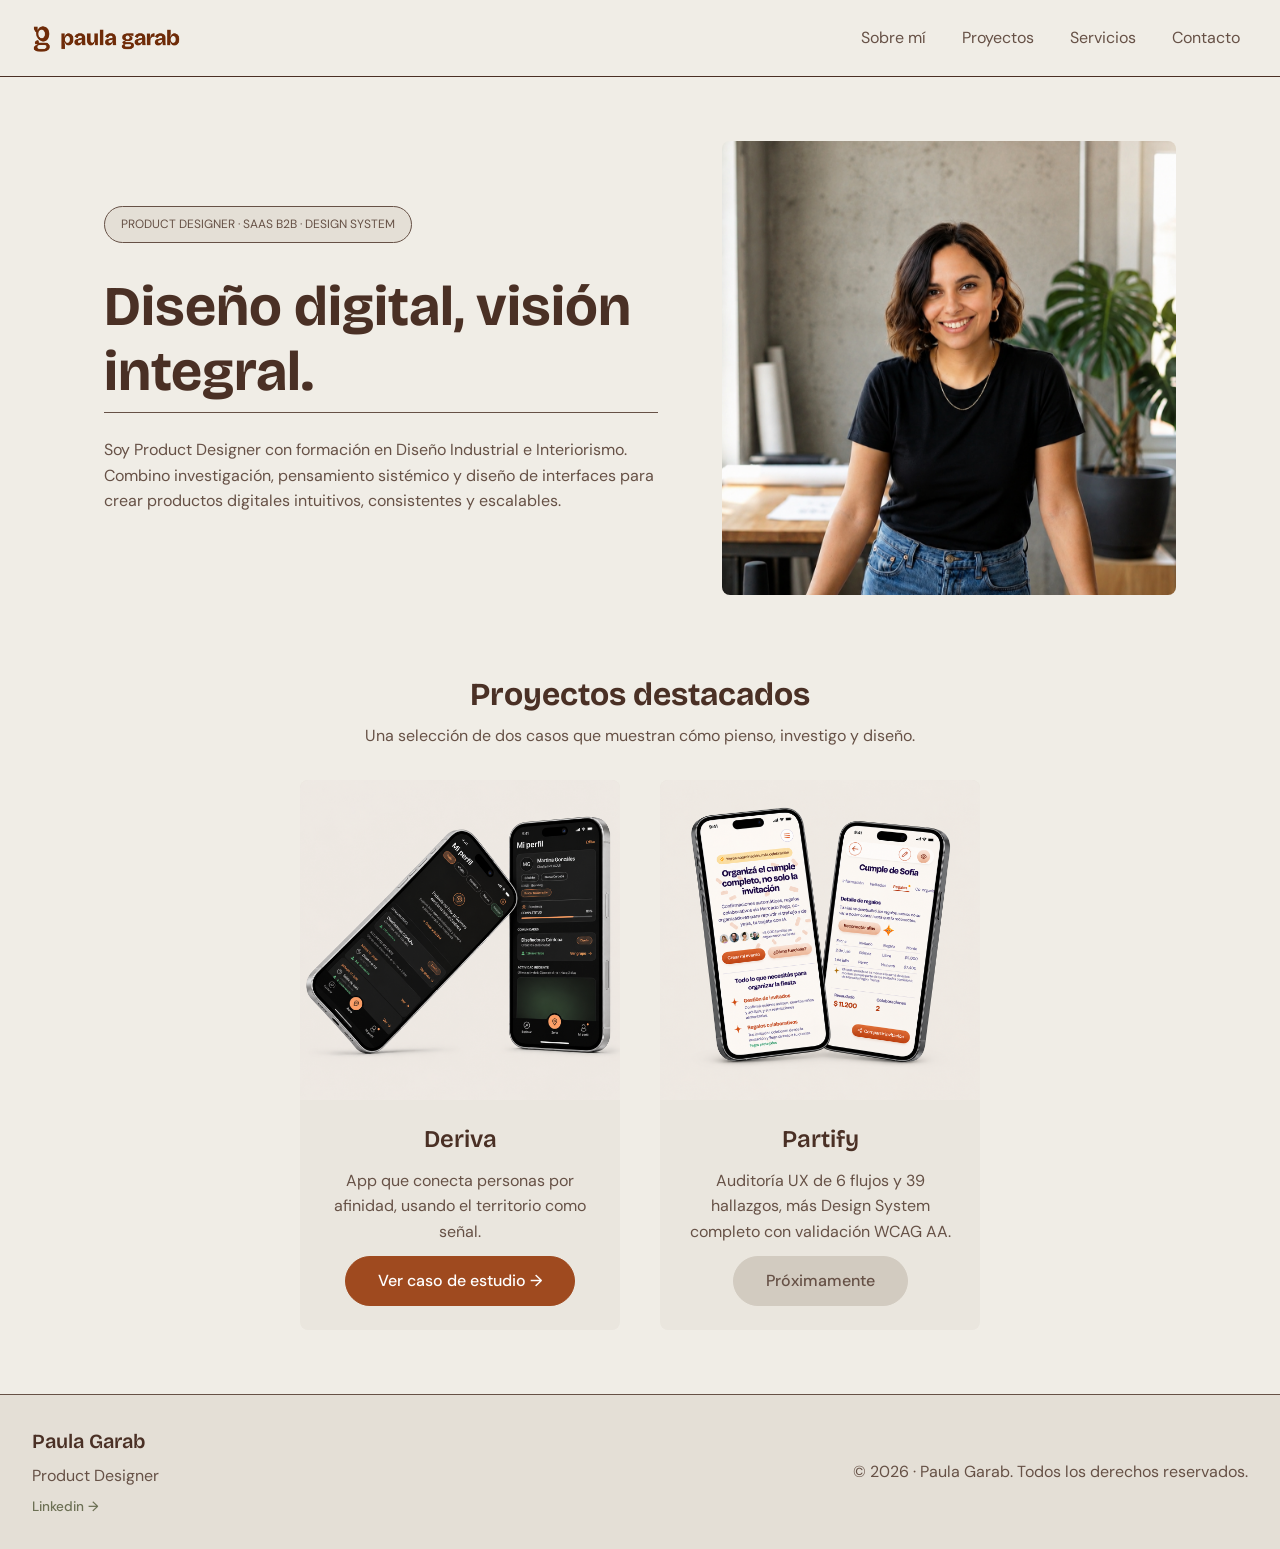
<file: index.html>
<!DOCTYPE html>
<html lang="es">

<head>
    <meta charset="UTF-8">
    <meta name="viewport" content="width=device-width, initial-scale=1.0">
    <title>Paula Garab | Portfolio de Diseño Ux/Ui y Producto</title>

    <!-- BOOTSTRAP CSS -->
    <link href="https://cdn.jsdelivr.net/npm/bootstrap@5.3.9/dist/css/bootstrap.min.css" rel="stylesheet"
        integrity="sha384-yEPZ7jP9S0QKiUQ0m3jjsO4ProIW7wvR9gXkI7JOGa2XVsw53Yke2bsdkBbjmmiX" crossorigin="anonymous">

    <!-- ESTILOS PERSONALIZADOS -->
    <link rel="stylesheet" href="./styles/styles.css">
</head>

<body class="home-page">
    <!-- HEADER Y NAVEGACIÓN -->
    <header>
        <nav class="navbar navbar-expand-lg">
            <div class="container-fluid">

                <a class="navbar-brand" href="index.html" aria-label="Ir al inicio">
                    <img src="./assets/logotipo.png" alt="Logotipo de Paula Garab" width="150">
                </a>

                <button class="navbar-toggler" type="button" data-bs-toggle="collapse"
                    data-bs-target="#navbarSupportedContent" aria-controls="navbarSupportedContent"
                    aria-expanded="false" aria-label="Alternar menú de navegación">
                    <span class="navbar-toggler-icon"></span>
                    <span class="navbar-close-icon">&times;</span>
                </button>

                <div class="collapse navbar-collapse" id="navbarSupportedContent">
                    <ul class="navbar-nav ms-auto">
                        <li class="nav-item">
                            <a class="nav-link" href="pages/sobre-mi.html">Sobre mí</a>
                        </li>
                        <li class="nav-item">
                            <a class="nav-link" href="pages/proyectos.html">Proyectos</a>
                        </li>
                        <li class="nav-item">
                            <a class="nav-link" href="pages/servicios.html">Servicios</a>
                        </li>
                        <li class="nav-item">
                            <a class="nav-link" href="pages/contacto.html">Contacto</a>
                        </li>
                    </ul>
                </div>
            </div>
        </nav>
    </header>

    <!-- CONTENIDO PRINCIPAL -->
    <main class="page-container">

        <!-- HERO -->
        <section class="hero">
            <div class="text-hero">
                <p class="eyebrow-pill">Product Designer · Saas B2B · Design System</p>
                <h1 class="hero-title">Diseño digital, visión integral.</h1>
                <p>Soy Product Designer con formación en Diseño Industrial e Interiorismo. Combino investigación,
                    pensamiento sistémico y diseño de interfaces para crear productos digitales intuitivos, consistentes
                    y escalables.</p>
            </div>
            <div class="hero-media">
                <img class="img-hero" src="./assets/garab.png"
                    alt="Diseñadora sonriente con camiseta negra y jeans, apoyada sobre una mesa de trabajo en un estudio luminoso, junto a una planta de interior."
                    width="400">
            </div>
        </section>

        <!-- PROYECTOS DESTACADOS -->
        <section class="section-content">
            <div>
                <h2>Proyectos destacados</h2>
                <p>Una selección de dos casos que muestran cómo pienso, investigo y diseño.</p>
            </div>

            <!-- PROYECTO 1: DERIVA -->
            <div class="cards">
                <article class="card">
                    <img class="card-img-top" src="./assets/deriva.png"
                        alt="Mockup de app mobile Deriva mostrando pantallas de conexión entre usuarios.">

                    <div class="card-body">
                        <h3 class="card-title">Deriva</h3>
                        <p class="card-text">App que conecta personas por afinidad, usando el territorio como señal.</p>
                        <a href="./pages/deriva.html" class="btn btn-primary">Ver caso de estudio →</a>
                    </div>
                </article>

                <!-- PROYECTO 2: PARTIFY -->
                <article class="card">
                    <img class="card-img-top" src="./assets/partify.png"
                        alt="Mockup de dos pantallas de una aplicación móvil para organizar eventos.">

                    <div class="card-body">
                        <h3 class="card-title">Partify</h3>
                        <p class="card-text">Auditoría UX de 6 flujos y 39 hallazgos, más Design System completo con validación WCAG AA.</p>
                        <button type="button" class="btn btn-outline-primary" disabled>Próximamente</button>
                    </div>
                </article>
            </div>
        </section>
    </main>

    <!-- FOOTER -->
    <footer>
        <div>
            <h4>Paula Garab</h4>
            <p>Product Designer</p>
            <a href="https://www.linkedin.com/in/paula-garabetti" target="_blank">Linkedin →</a>
        </div>
        <div>
            <p>© 2026 · Paula Garab. Todos los derechos reservados.</p>
        </div>
    </footer>

    <!-- BOOTSTRAP JS -->
    <script src="https://cdn.jsdelivr.net/npm/bootstrap@5.3.9/dist/js/bootstrap.bundle.min.js"
        integrity="sha384-WyOxWvTyr1QaMPfiPJSv76iReVthorl5uWlFtZPyK0IEB0hGzo9y5Bp9mYanr8Bu"
        crossorigin="anonymous"></script>
</body>

</html>
</file>
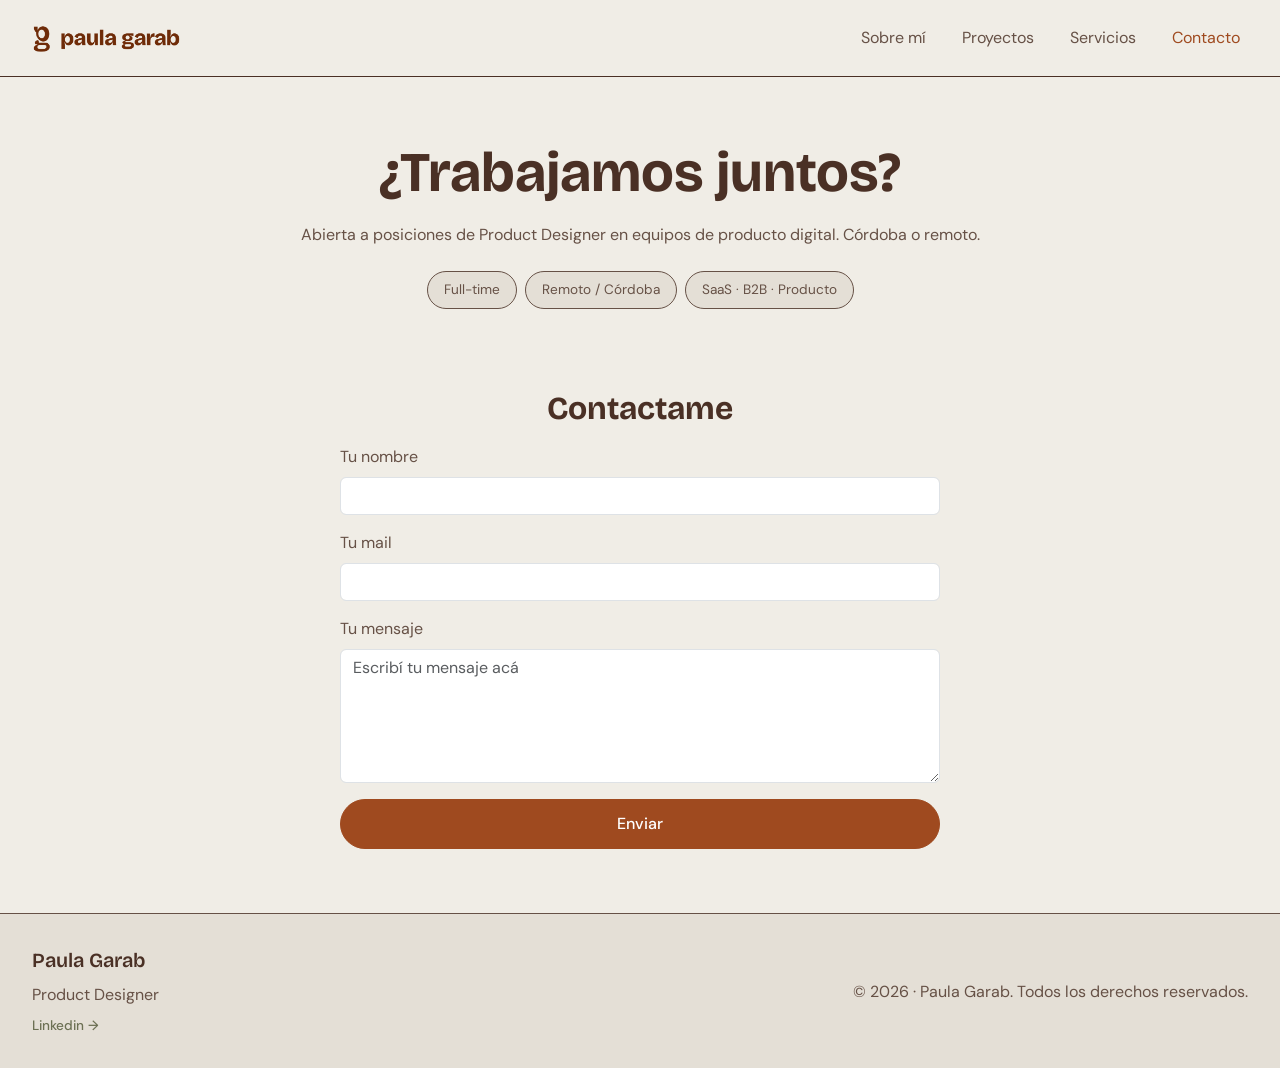
<file: pages/contacto.html>
<!DOCTYPE html>
<html lang="es">

<head>
    <meta charset="UTF-8">
    <meta name="viewport" content="width=device-width, initial-scale=1.0">
    <title>Paula Garab | Portfolio de Diseño Ux/Ui y Producto</title>

    <!-- BOOTSTRAP CSS -->
    <link href="https://cdn.jsdelivr.net/npm/bootstrap@5.3.9/dist/css/bootstrap.min.css" rel="stylesheet"
        integrity="sha384-yEPZ7jP9S0QKiUQ0m3jjsO4ProIW7wvR9gXkI7JOGa2XVsw53Yke2bsdkBbjmmiX" crossorigin="anonymous">

    <!-- ESTILOS PERSONALIZADOS -->
    <link rel="stylesheet" href="../styles/styles.css">
</head>

<body class="contact-page">

    <!-- HEADER Y NAVEGACIÓN -->
    <header>
        <nav class="navbar navbar-expand-lg">
            <div class="container-fluid">

                <a class="navbar-brand" href="../index.html" aria-label="Ir al inicio">
                    <img src="../assets/logotipo.png" alt="Logotipo de Paula Garab" width="150">
                </a>

                <button class="navbar-toggler" type="button" data-bs-toggle="collapse"
                    data-bs-target="#navbarSupportedContent" aria-controls="navbarSupportedContent"
                    aria-expanded="false" aria-label="Alternar menú de navegación">
                    <span class="navbar-toggler-icon"></span>
                    <span class="navbar-close-icon">&times;</span>
                </button>

                <div class="collapse navbar-collapse" id="navbarSupportedContent">
                    <ul class="navbar-nav ms-auto">
                        <li class="nav-item">
                            <a class="nav-link" href="./sobre-mi.html">Sobre mí</a>
                        </li>
                        <li class="nav-item">
                            <a class="nav-link" href="./proyectos.html">Proyectos</a>
                        </li>
                        <li class="nav-item">
                            <a class="nav-link" href="./servicios.html">Servicios</a>
                        </li>
                        <li class="nav-item">
                            <a class="nav-link active" aria-current="page" href="./contacto.html">Contacto</a>
                        </li>
                    </ul>
                </div>
            </div>
        </nav>
    </header>

    <!-- CONTENIDO PRINCIPAL -->
    <main class="page-container">

        <!-- PRESENTACIÓN Y DISPONIBILIDAD -->
        <section class="section-content">
            <h1>¿Trabajamos juntos?</h1>
            <p>Abierta a posiciones de Product Designer en equipos de producto digital. Córdoba o remoto.</p>
            <ul class="tags-pills">
                <li class="text-small">Full-time</li>
                <li class="text-small">Remoto / Córdoba</li>
                <li class="text-small">SaaS · B2B · Producto</li>
            </ul>
        </section>

        <!-- FORMULARIO DE CONTACTO -->
        <section class="section-content contact-section">
            <h2>Contactame</h2>

            <form class="contact-form" action="#" method="post">

                <!-- NOMBRE -->
                <div class="mb-3">
                    <label for="nombre" class="form-label">Tu nombre</label>
                    <input type="text" class="form-control" id="nombre" name="nombre" autocomplete="name" required>
                </div>

                <!-- CORREO ELECTRÓNICO -->
                <div class="mb-3">
                    <label for="mail" class="form-label">Tu mail</label>
                    <input type="email" class="form-control" id="mail" name="email" autocomplete="email" required>
                </div>

                <!-- MENSAJE -->
                <div class="mb-3">
                    <label for="mensaje" class="form-label">Tu mensaje</label>
                    <textarea class="form-control" id="mensaje" name="mensaje" placeholder="Escribí tu mensaje acá"
                        rows="5" required></textarea>
                </div>

                <!-- BOTÓN DE ENVÍO -->
                <button type="submit" class="btn btn-primary">
                    Enviar
                </button>

            </form>
        </section>

    </main>

    <!-- FOOTER -->
    <footer>
        <div>
            <h4>Paula Garab</h4>
            <p>Product Designer</p>
            <a href="https://www.linkedin.com/in/paula-garabetti" target="_blank">Linkedin →</a>
        </div>
        <div>
            <p>© 2026 · Paula Garab. Todos los derechos reservados.</p>
        </div>
    </footer>

    <!-- BOOTSTRAP JS -->
    <script src="https://cdn.jsdelivr.net/npm/bootstrap@5.3.9/dist/js/bootstrap.bundle.min.js"
        integrity="sha384-WyOxWvTyr1QaMPfiPJSv76iReVthorl5uWlFtZPyK0IEB0hGzo9y5Bp9mYanr8Bu"
        crossorigin="anonymous"></script>
</body>

</html>
</file>
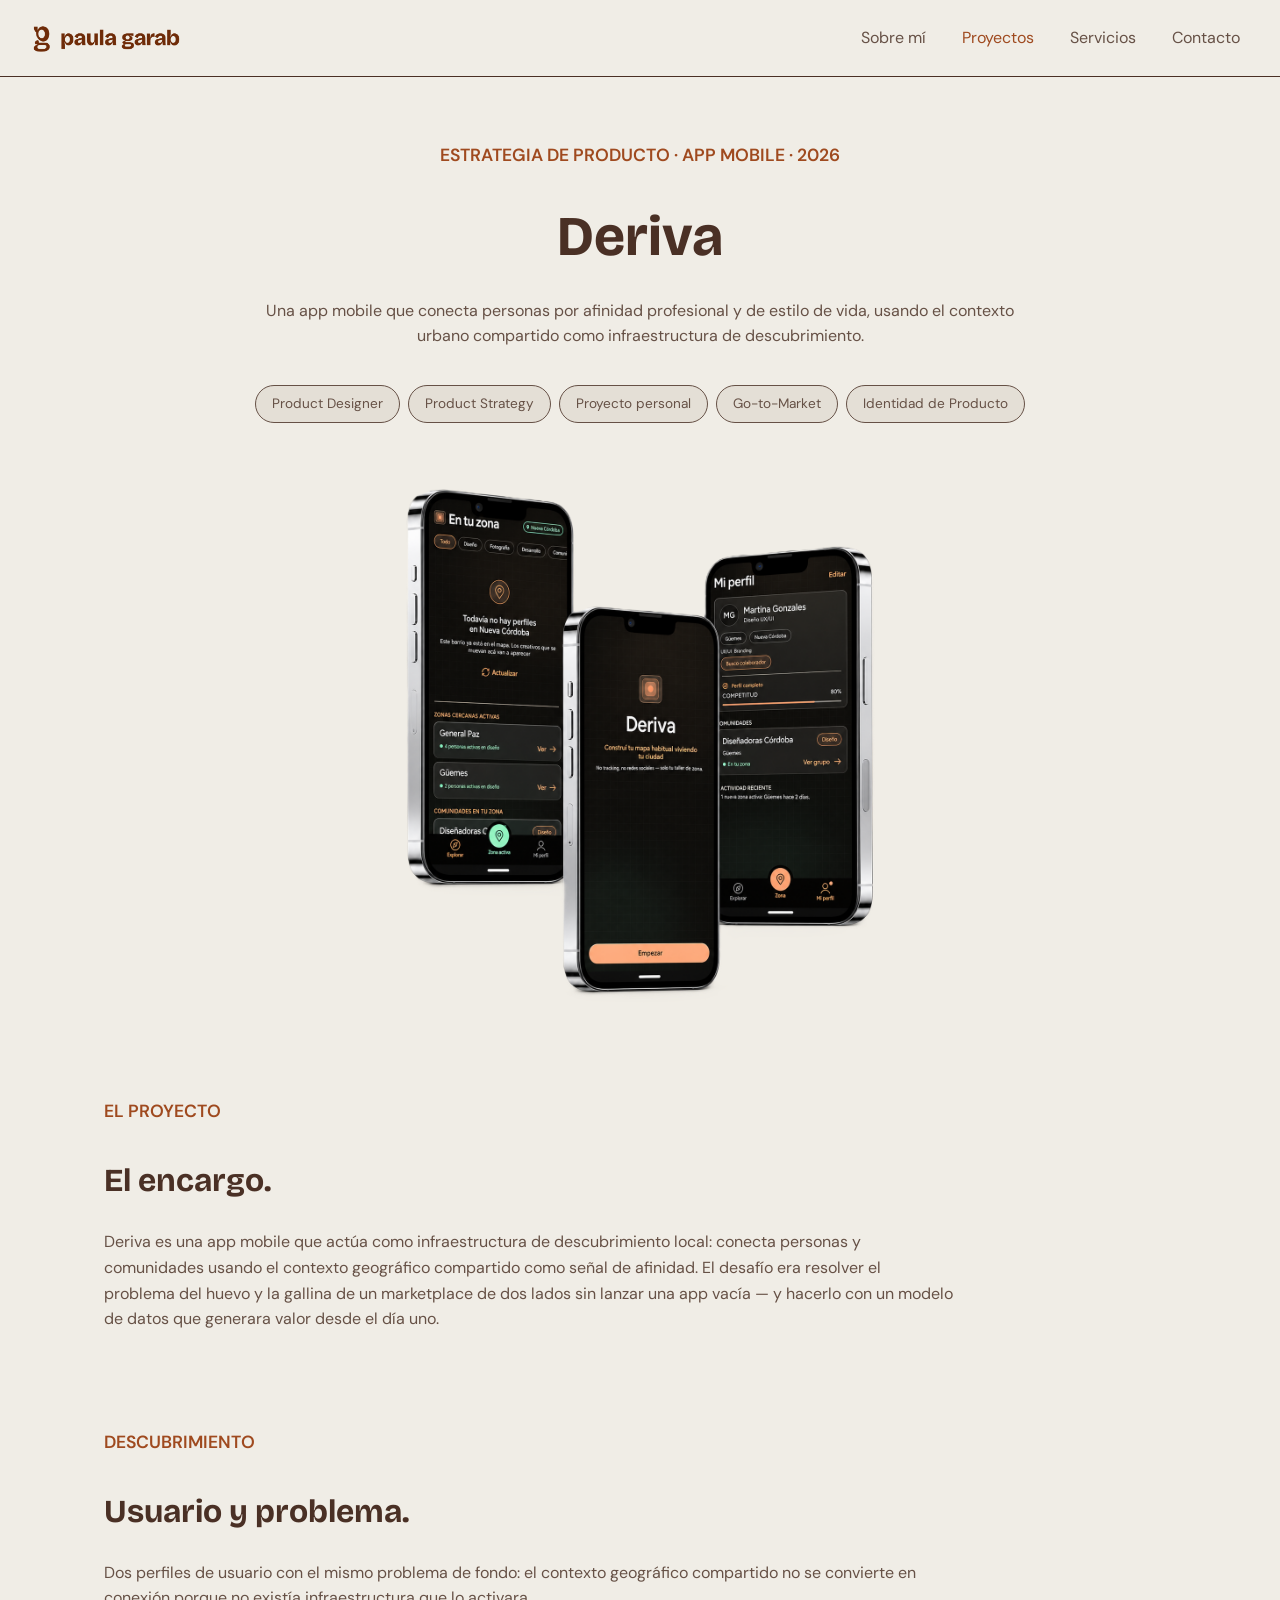
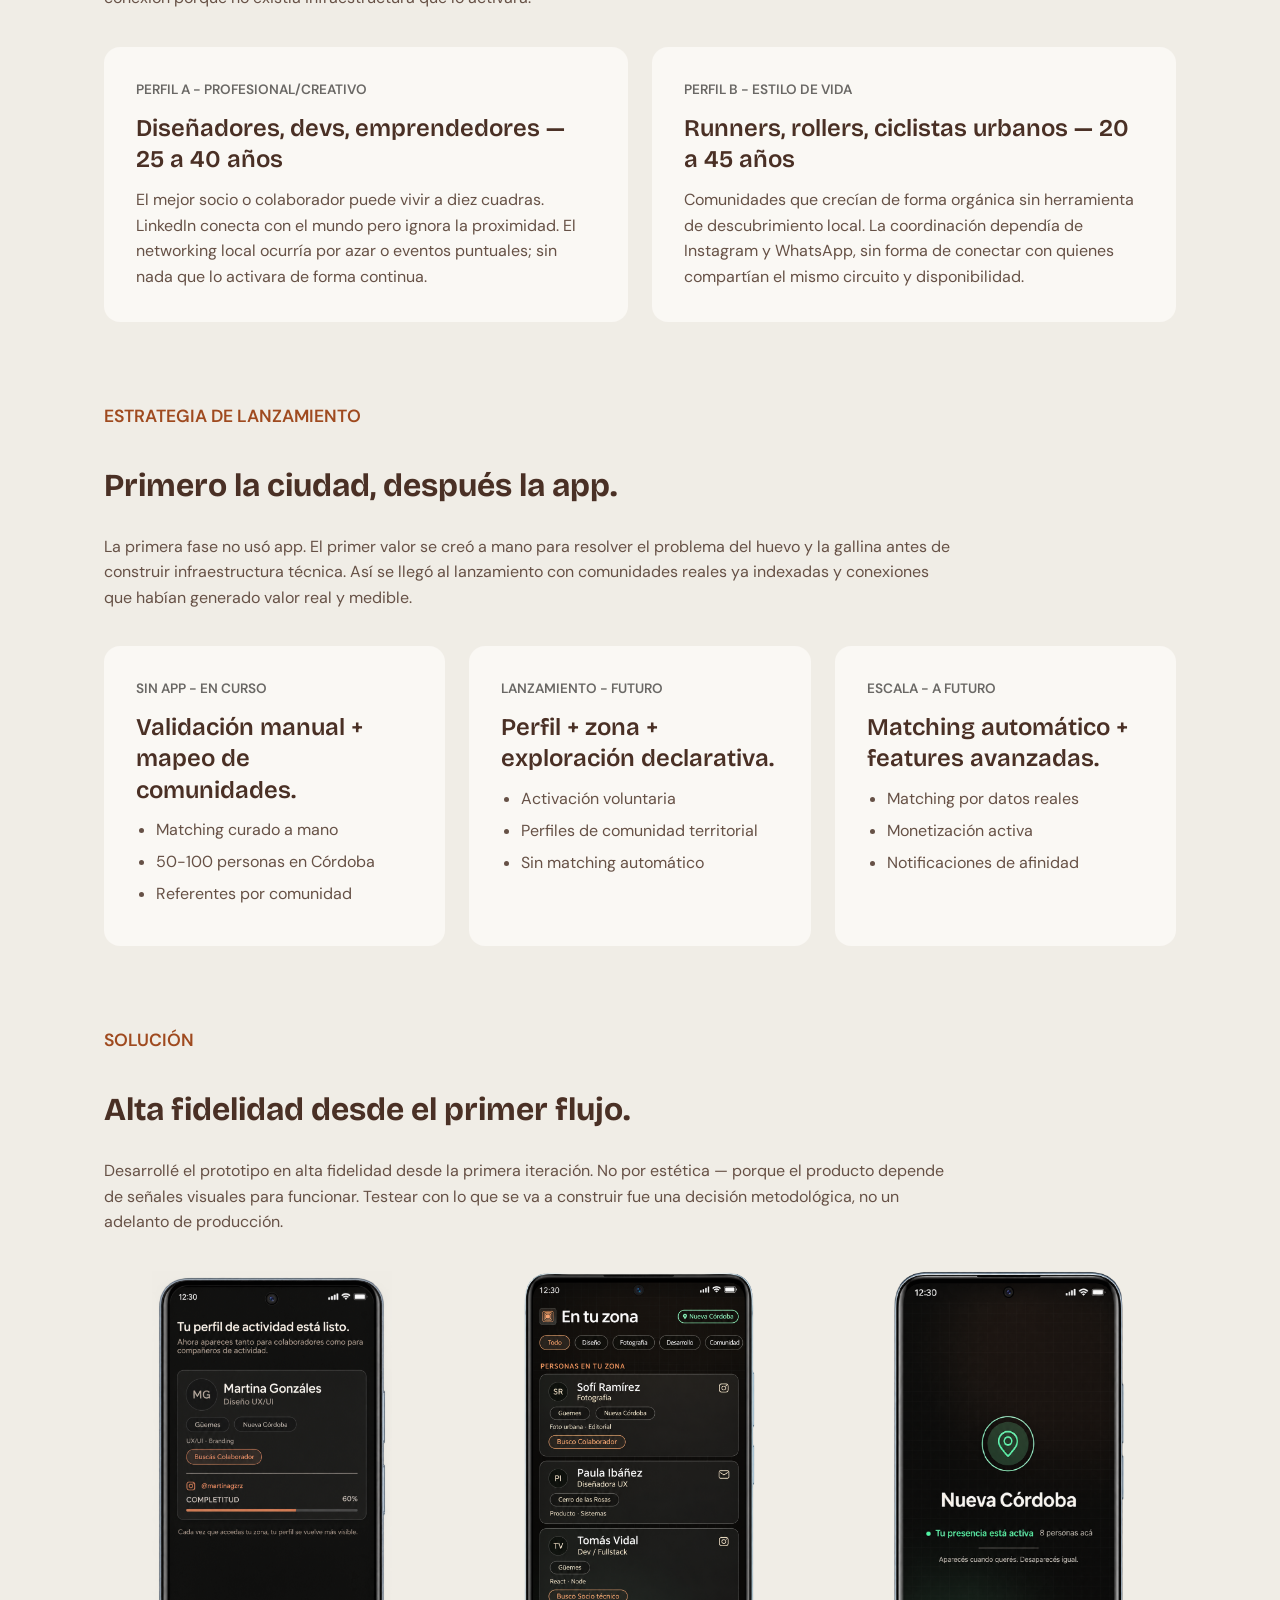
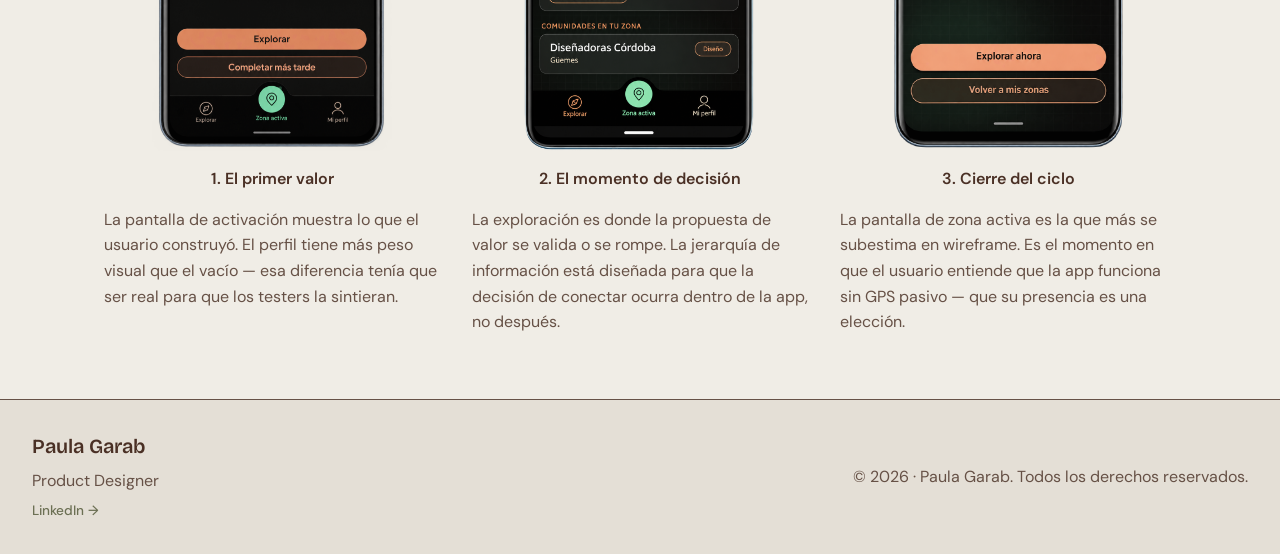
<file: pages/deriva.html>
<!DOCTYPE html>
<html lang="es">

<head>
    <meta charset="UTF-8">
    <meta name="viewport" content="width=device-width, initial-scale=1.0">
    <title>Deriva | Caso de estudio — Paula Garab</title>

    <!-- BOOTSTRAP CSS -->
    <link href="https://cdn.jsdelivr.net/npm/bootstrap@5.3.9/dist/css/bootstrap.min.css" rel="stylesheet">

    <!-- ESTILOS PERSONALIZADOS -->
    <link rel="stylesheet" href="../styles/styles.css">
</head>

<body class="deriva-page">

    <!-- HEADER Y NAVEGACIÓN -->
    <header>
        <nav class="navbar navbar-expand-lg">
            <div class="container-fluid">

                <a class="navbar-brand" href="../index.html" aria-label="Ir al inicio">
                    <img src="../assets/logotipo.png" alt="Logotipo de Paula Garab" width="150">
                </a>

                <button class="navbar-toggler" type="button"
                    data-bs-toggle="collapse"
                    data-bs-target="#navbarSupportedContent"
                    aria-controls="navbarSupportedContent"
                    aria-expanded="false"
                    aria-label="Alternar menú de navegación">
                    <span class="navbar-toggler-icon"></span>
                    <span class="navbar-close-icon">&times;</span>
                </button>

                <div class="collapse navbar-collapse" id="navbarSupportedContent">
                    <ul class="navbar-nav ms-auto">
                        <li class="nav-item">
                            <a class="nav-link" href="./sobre-mi.html">Sobre mí</a>
                        </li>
                        <li class="nav-item">
                            <a class="nav-link active" aria-current="page" href="./proyectos.html">Proyectos</a>
                        </li>
                        <li class="nav-item">
                            <a class="nav-link" href="./servicios.html">Servicios</a>
                        </li>
                        <li class="nav-item">
                            <a class="nav-link" href="./contacto.html">Contacto</a>
                        </li>
                    </ul>
                </div>
            </div>
        </nav>
    </header>

    <!-- CONTENIDO PRINCIPAL -->
    <main class="page-container">

        <!-- HERO -->
        <section class="deriva-hero">
            <p class="eyebrow-primary">
                Estrategia de producto · App mobile · 2026
            </p>

            <h1>Deriva</h1>

            <p class="deriva-intro">
                Una app mobile que conecta personas por afinidad profesional
                y de estilo de vida, usando el contexto urbano compartido
                como infraestructura de descubrimiento.
            </p>

            <ul class="tags-pills">
                <li class="text-small">Product Designer</li>
                <li class="text-small">Product Strategy</li>
                <li class="text-small">Proyecto personal</li>
                <li class="text-small">Go-to-Market</li>
                <li class="text-small">Identidad de Producto</li>
            </ul>

            <img class="deriva-main-image"
                src="../assets/mock-deriva.png"
                alt="Mockup de Deriva en tres teléfonos con interfaces oscuras
                y detalles en terracota y verde salvia.">
        </section>

        <!-- EL PROYECTO -->
        <section class="section-content deriva-section">
            <p class="eyebrow-primary">El proyecto</p>
            <h2>El encargo.</h2>

            <p>
                Deriva es una app mobile que actúa como infraestructura
                de descubrimiento local: conecta personas y comunidades
                usando el contexto geográfico compartido como señal
                de afinidad. El desafío era resolver el problema del
                huevo y la gallina de un marketplace de dos lados sin
                lanzar una app vacía — y hacerlo con un modelo de datos
                que generara valor desde el día uno.
            </p>
        </section>

        <!-- DESCUBRIMIENTO: USUARIOS Y PROBLEMA -->
        <section class="section-content deriva-section">
            <p class="eyebrow-primary">Descubrimiento</p>
            <h2>Usuario y problema.</h2>

            <p>
                Dos perfiles de usuario con el mismo problema de fondo:
                el contexto geográfico compartido no se convierte en
                conexión porque no existía infraestructura que lo activara.
            </p>

            <div class="deriva-profiles">

                <!-- PERFIL A: PROFESIONAL / CREATIVO -->
                <article class="deriva-card">
                    <p class="eyebrow-secondary">
                        Perfil A - Profesional/Creativo
                    </p>
                    <h3>Diseñadores, devs, emprendedores — 25 a 40 años</h3>
                    <p>
                        El mejor socio o colaborador puede vivir a diez
                        cuadras. LinkedIn conecta con el mundo pero ignora
                        la proximidad. El networking local ocurría por azar
                        o eventos puntuales; sin nada que lo activara de
                        forma continua.
                    </p>
                </article>

                <!-- PERFIL B: ESTILO DE VIDA -->
                <article class="deriva-card">
                    <p class="eyebrow-secondary">
                        Perfil B - Estilo de vida
                    </p>
                    <h3>Runners, rollers, ciclistas urbanos — 20 a 45 años</h3>
                    <p>
                        Comunidades que crecían de forma orgánica sin
                        herramienta de descubrimiento local. La coordinación
                        dependía de Instagram y WhatsApp, sin forma de
                        conectar con quienes compartían el mismo circuito
                        y disponibilidad.
                    </p>
                </article>

            </div>
        </section>

        <!-- ESTRATEGIA DE LANZAMIENTO -->
        <section class="section-content deriva-section">
            <p class="eyebrow-primary">Estrategia de lanzamiento</p>
            <h2>Primero la ciudad, después la app.</h2>

            <p>
                La primera fase no usó app. El primer valor se creó a mano
                para resolver el problema del huevo y la gallina antes de
                construir infraestructura técnica. Así se llegó al
                lanzamiento con comunidades reales ya indexadas y
                conexiones que habían generado valor real y medible.
            </p>

            <div class="deriva-stages">

                <!-- ETAPA 1: VALIDACIÓN MANUAL -->
                <article class="deriva-card">
                    <p class="eyebrow-secondary">Sin app - En curso</p>
                    <h3>Validación manual + mapeo de comunidades.</h3>
                    <ul>
                        <li>Matching curado a mano</li>
                        <li>50-100 personas en Córdoba</li>
                        <li>Referentes por comunidad</li>
                    </ul>
                </article>

                <!-- ETAPA 2: LANZAMIENTO -->
                <article class="deriva-card">
                    <p class="eyebrow-secondary">Lanzamiento - Futuro</p>
                    <h3>Perfil + zona + exploración declarativa.</h3>
                    <ul>
                        <li>Activación voluntaria</li>
                        <li>Perfiles de comunidad territorial</li>
                        <li>Sin matching automático</li>
                    </ul>
                </article>

                <!-- ETAPA 3: ESCALABILIDAD -->
                <article class="deriva-card">
                    <p class="eyebrow-secondary">Escala - A futuro</p>
                    <h3>Matching automático + features avanzadas.</h3>
                    <ul>
                        <li>Matching por datos reales</li>
                        <li>Monetización activa</li>
                        <li>Notificaciones de afinidad</li>
                    </ul>
                </article>

            </div>
        </section>

        <!-- SOLUCIÓN: PROTOTIPO DE ALTA FIDELIDAD -->
        <section class="section-content deriva-section">
            <p class="eyebrow-primary">Solución</p>
            <h2>Alta fidelidad desde el primer flujo.</h2>

            <p>
                Desarrollé el prototipo en alta fidelidad desde la primera
                iteración. No por estética — porque el producto depende
                de señales visuales para funcionar. Testear con lo que
                se va a construir fue una decisión metodológica,
                no un adelanto de producción.
            </p>

            <div class="deriva-flows">

                <!-- FLUJO 1: EL PRIMER VALOR -->
                <article class="deriva-flow">
                    <figure>
                        <img src="../assets/mock-deriva-00.png"
                            alt="Pantalla de activación de Deriva en Nueva Córdoba."
                            loading="lazy">
                        <figcaption>1. El primer valor</figcaption>
                    </figure>
                    <p>
                        La pantalla de activación muestra lo que el usuario
                        construyó. El perfil tiene más peso visual que el
                        vacío — esa diferencia tenía que ser real para que
                        los testers la sintieran.
                    </p>
                </article>

                <!-- FLUJO 2: EL MOMENTO DE DECISIÓN -->
                <article class="deriva-flow">
                    <figure>
                        <img src="../assets/mock-deriva-01.png"
                            alt="Pantalla de configuración del perfil en Deriva."
                            loading="lazy">
                        <figcaption>2. El momento de decisión</figcaption>
                    </figure>
                    <p>
                        La exploración es donde la propuesta de valor se
                        valida o se rompe. La jerarquía de información está
                        diseñada para que la decisión de conectar ocurra
                        dentro de la app, no después.
                    </p>
                </article>

                <!-- FLUJO 3: CIERRE DEL CICLO -->
                <article class="deriva-flow">
                    <figure>
                        <img src="../assets/mock-deriva-02.png"
                            alt="Pantalla de exploración de personas y comunidades cercanas."
                            loading="lazy">
                        <figcaption>3. Cierre del ciclo</figcaption>
                    </figure>
                    <p>
                        La pantalla de zona activa es la que más se
                        subestima en wireframe. Es el momento en que el
                        usuario entiende que la app funciona sin GPS
                        pasivo — que su presencia es una elección.
                    </p>
                </article>

            </div>
        </section>

    </main>

    <!-- FOOTER -->
    <footer>
        <div>
            <h4>Paula Garab</h4>
            <p>Product Designer</p>
            <a href="https://www.linkedin.com/in/paula-garabetti"
                target="_blank" rel="noopener noreferrer">LinkedIn →</a>
        </div>
        <div>
            <p>© 2026 · Paula Garab. Todos los derechos reservados.</p>
        </div>
    </footer>

    <!-- BOOTSTRAP JS -->
    <script src="https://cdn.jsdelivr.net/npm/bootstrap@5.3.9/dist/js/bootstrap.bundle.min.js"></script>

</body>
</html>
</file>
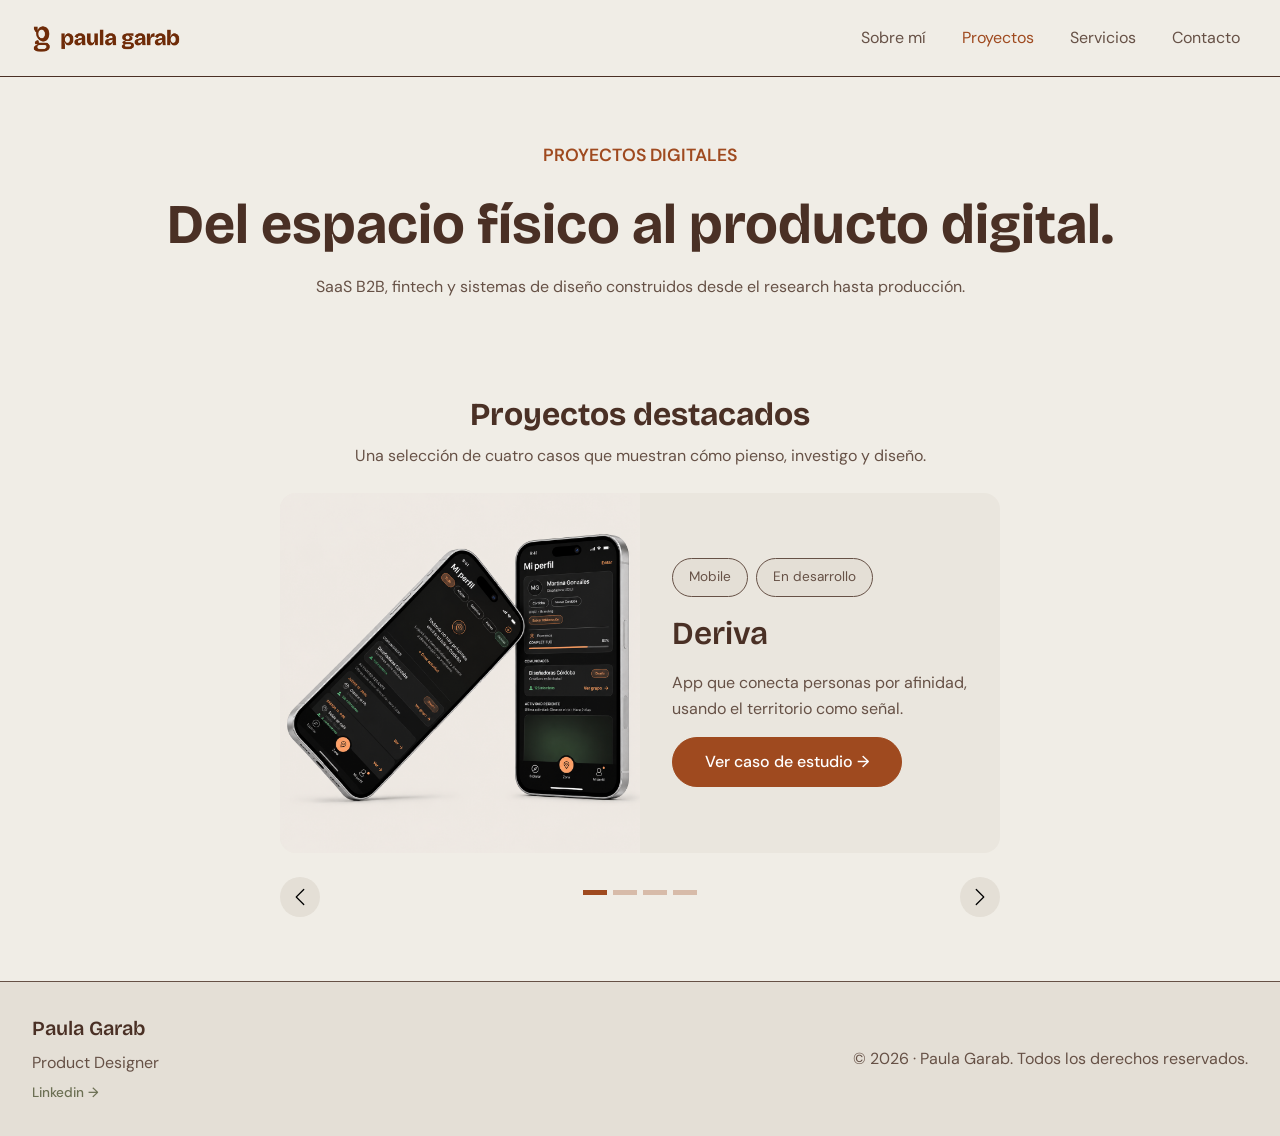
<file: pages/proyectos.html>
<!DOCTYPE html>
<html lang="es">

<head>
    <meta charset="UTF-8">
    <meta name="viewport" content="width=device-width, initial-scale=1.0">
    <title>Paula Garab | Portfolio de Diseño Ux/Ui y Producto</title>

    <!-- BOOTSTRAP CSS -->
    <link href="https://cdn.jsdelivr.net/npm/bootstrap@5.3.9/dist/css/bootstrap.min.css" rel="stylesheet"
        integrity="sha384-yEPZ7jP9S0QKiUQ0m3jjsO4ProIW7wvR9gXkI7JOGa2XVsw53Yke2bsdkBbjmmiX" crossorigin="anonymous">

    <!-- ESTILOS PERSONALIZADOS -->
    <link rel="stylesheet" href="../styles/styles.css">
</head>

<body>
    <!-- HEADER Y NAVEGACIÓN -->
    <header>
        <nav class="navbar navbar-expand-lg">
            <div class="container-fluid">

                <a class="navbar-brand" href="../index.html" aria-label="Ir al inicio">
                    <img src="../assets/logotipo.png" alt="Logotipo de Paula Garab" width="150">
                </a>

                <button class="navbar-toggler" type="button" data-bs-toggle="collapse"
                    data-bs-target="#navbarSupportedContent" aria-controls="navbarSupportedContent"
                    aria-expanded="false" aria-label="Alternar menú de navegación">
                    <span class="navbar-toggler-icon"></span>
                    <span class="navbar-close-icon">&times;</span>
                </button>

                <div class="collapse navbar-collapse" id="navbarSupportedContent">
                    <ul class="navbar-nav ms-auto">
                        <li class="nav-item">
                            <a class="nav-link" href="./sobre-mi.html">Sobre mí</a>
                        </li>
                        <li class="nav-item">
                            <a class="nav-link active" aria-current="page" href="./proyectos.html">Proyectos</a>
                        </li>
                        <li class="nav-item">
                            <a class="nav-link" href="./servicios.html">Servicios</a>
                        </li>
                        <li class="nav-item">
                            <a class="nav-link" href="./contacto.html">Contacto</a>
                        </li>
                    </ul>
                </div>
            </div>
        </nav>
    </header>

    <!-- CONTENIDO PRINCIPAL -->
    <main class="page-container">
        <!-- INTRODUCCIÓN -->
        <section class="section-content">
            <p class="eyebrow-primary">Proyectos Digitales</p>
            <h1>Del espacio físico al producto digital.</h1>
            <p>SaaS B2B, fintech y sistemas de diseño construidos desde el research hasta producción.</p>
        </section>

        <!-- PROYECTOS DESTACADOS -->
        <section class="section-content">
            <div>
                <h2>Proyectos destacados</h2>
                <p>Una selección de cuatro casos que muestran cómo pienso, investigo y diseño.</p>
            </div>

            <!-- CARRUSEL DE BOOTSTRAP -->
            <div id="carouselProyectos" class="carousel slide">

                <!-- INDICADORES -->
                <div class="carousel-indicators">
                    <button type="button" data-bs-target="#carouselProyectos" data-bs-slide-to="0" class="active"
                        aria-current="true" aria-label="Deriva"></button>
                    <button type="button" data-bs-target="#carouselProyectos" data-bs-slide-to="1"
                        aria-label="Briefup"></button>
                    <button type="button" data-bs-target="#carouselProyectos" data-bs-slide-to="2"
                        aria-label="Partify"></button>
                    <button type="button" data-bs-target="#carouselProyectos" data-bs-slide-to="3"
                        aria-label="Tenpo"></button>
                </div>

                <!-- CONTENIDO DEL CARRUSEL -->
                <div class="carousel-inner">

                    <!-- PROYECTO 1: DERIVA -->
                    <div class="carousel-item active">
                        <article class="carousel-project">
                            <img class="carousel-image" src="../assets/deriva.png"
                                alt="Mockup de app mobile Deriva mostrando pantallas de conexión entre usuarios.">

                            <div class="carousel-content">
                                <ul class="tags-pills">
                                    <li class="text-small">Mobile</li>
                                    <li class="text-small">En desarrollo</li>
                                </ul>
                                <h3>Deriva</h3>
                                <p>App que conecta personas por afinidad, usando el territorio como señal.</p>
                                <a href="./deriva.html" class="btn btn-primary">
                                    Ver caso de estudio →
                                </a>
                            </div>
                        </article>
                    </div>

                    <!-- PROYECTO 2: BRIEFUP -->
                    <div class="carousel-item">
                        <article class="carousel-project">
                            <img class="carousel-image" src="../assets/briefup.png"
                                alt="Mockup de app mobile Briefup mostrando pantallas de dashboard y editor de brief.">

                            <div class="carousel-content">
                                <ul class="tags-pills">
                                    <li class="text-small">Product design</li>
                                    <li class="text-small">End-to-end</li>
                                </ul>
                                <h3>Briefup</h3>
                                <p>Diseñé el producto completo, de discovery a design system, 100% de finalización en
                                    testing de usabilidad.</p>
                                <button type="button" class="btn btn-outline-primary" disabled>
                                    Próximamente
                                </button>
                            </div>
                        </article>
                    </div>

                    <!-- PROYECTO 3: PARTIFY -->
                    <div class="carousel-item">
                        <article class="carousel-project">
                            <img class="carousel-image" src="../assets/partify.png"
                                alt="Mockup de dos pantallas de una aplicación móvil para organizar eventos.">

                            <div class="carousel-content">
                                <ul class="tags-pills">
                                    <li class="text-small">UX audit</li>
                                    <li class="text-small">Design systems</li>
                                </ul>
                                <h3>Partify</h3>
                                <p>Auditoría UX de 6 flujos y 39 hallazgos, más Design System completo con validación
                                    WCAG AA.</p>
                                <button type="button" class="btn btn-outline-primary" disabled>
                                    Próximamente
                                </button>
                            </div>
                        </article>
                    </div>

                    <!-- PROYECTO 4: TENPO -->
                    <div class="carousel-item">
                        <article class="carousel-project">
                            <img class="carousel-image" src="../assets/tenpo.png"
                                alt="Mockup de app mobile Tenpo con tres pantallas del ecosistema de salud digital.">

                            <div class="carousel-content">
                                <ul class="tags-pills">
                                    <li class="text-small">Health tech</li>
                                    <li class="text-small">Caso conceptual</li>
                                </ul>
                                <h3>Tenpo</h3>
                                <p>Ecosistema de salud y accesibilidad para adultos mayores, basado en un producto
                                    físico.</p>
                                <button type="button" class="btn btn-outline-primary" disabled>
                                    Próximamente
                                </button>
                            </div>
                        </article>
                    </div>

                </div>

                <!-- CONTROLES DE NAVEGACIÓN -->
                <button class="carousel-control-prev" type="button" data-bs-target="#carouselProyectos"
                    data-bs-slide="prev">
                    <span class="carousel-control-prev-icon" aria-hidden="true"></span>
                    <span class="visually-hidden">Proyecto anterior</span>
                </button>

                <button class="carousel-control-next" type="button" data-bs-target="#carouselProyectos"
                    data-bs-slide="next">
                    <span class="carousel-control-next-icon" aria-hidden="true"></span>
                    <span class="visually-hidden">Proyecto siguiente</span>
                </button>

            </div>
        </section>

    </main>

    <!-- FOOTER -->
    <footer>
        <div>
            <h4>Paula Garab</h4>
            <p>Product Designer</p>
            <a href="https://www.linkedin.com/in/paula-garabetti" target="_blank">Linkedin →</a>
        </div>
        <div>
            <p>© 2026 · Paula Garab. Todos los derechos reservados.</p>
        </div>
    </footer>

    <!-- BOOTSTRAP JS -->
    <script src="https://cdn.jsdelivr.net/npm/bootstrap@5.3.9/dist/js/bootstrap.bundle.min.js"
        integrity="sha384-WyOxWvTyr1QaMPfiPJSv76iReVthorl5uWlFtZPyK0IEB0hGzo9y5Bp9mYanr8Bu"
        crossorigin="anonymous"></script>
</body>

</html>
</file>
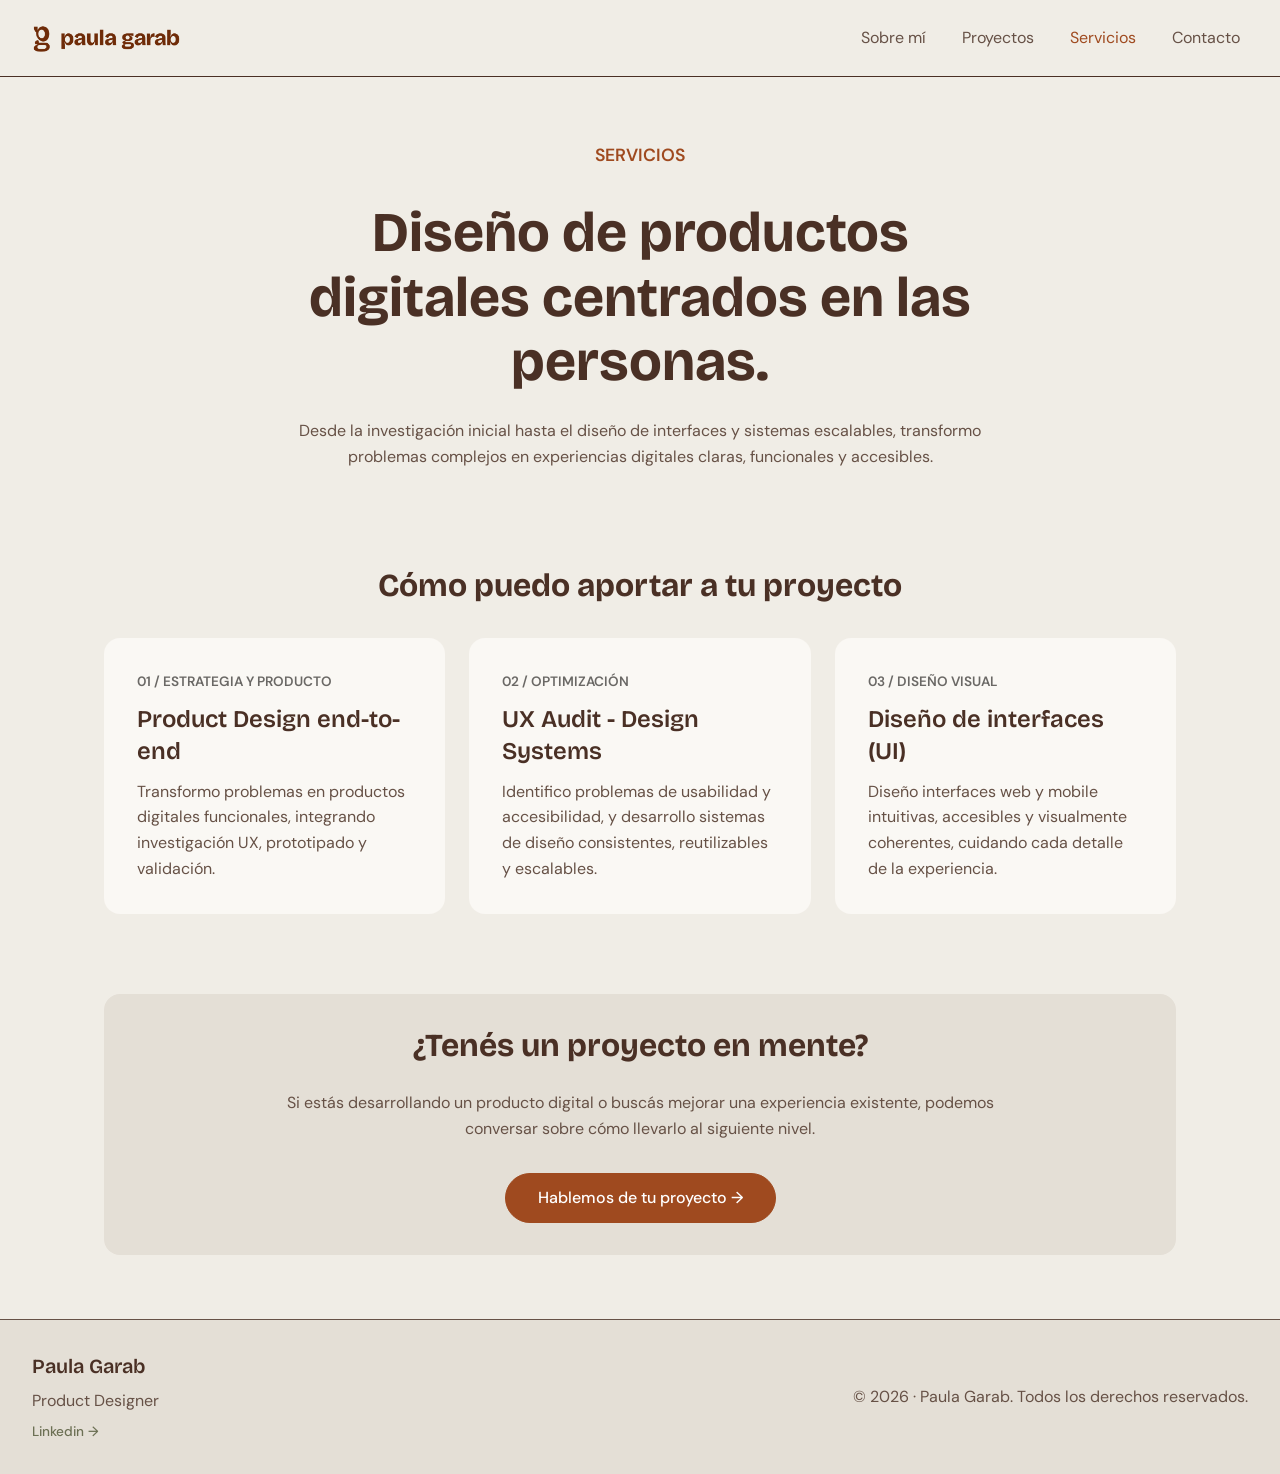
<file: pages/servicios.html>
<!DOCTYPE html>
<html lang="es">

<head>
    <meta charset="UTF-8">
    <meta name="viewport" content="width=device-width, initial-scale=1.0">
    <title>Paula Garab | Portfolio de Diseño Ux/Ui y Producto</title>

    <!-- BOOTSTRAP CSS -->
    <link href="https://cdn.jsdelivr.net/npm/bootstrap@5.3.9/dist/css/bootstrap.min.css" rel="stylesheet"
        integrity="sha384-yEPZ7jP9S0QKiUQ0m3jjsO4ProIW7wvR9gXkI7JOGa2XVsw53Yke2bsdkBbjmmiX" crossorigin="anonymous">

    <!-- ESTILOS PERSONALIZADOS -->
    <link rel="stylesheet" href="../styles/styles.css">
</head>

<body class="services-page">

    <!-- HEADER Y NAVEGACIÓN -->
    <header>
        <nav class="navbar navbar-expand-lg">
            <div class="container-fluid">

                <a class="navbar-brand" href="../index.html" aria-label="Ir al inicio">
                    <img src="../assets/logotipo.png" alt="Logotipo de Paula Garab" width="150">
                </a>

                <button class="navbar-toggler" type="button" data-bs-toggle="collapse"
                    data-bs-target="#navbarSupportedContent" aria-controls="navbarSupportedContent"
                    aria-expanded="false" aria-label="Alternar menú de navegación">
                    <span class="navbar-toggler-icon"></span>
                    <span class="navbar-close-icon">&times;</span>
                </button>

                <div class="collapse navbar-collapse" id="navbarSupportedContent">
                    <ul class="navbar-nav ms-auto">
                        <li class="nav-item">
                            <a class="nav-link" href="./sobre-mi.html">Sobre mí</a>
                        </li>
                        <li class="nav-item">
                            <a class="nav-link" href="./proyectos.html">Proyectos</a>
                        </li>
                        <li class="nav-item">
                            <a class="nav-link active" aria-current="page" href="./servicios.html">Servicios</a>
                        </li>
                        <li class="nav-item">
                            <a class="nav-link" href="./contacto.html">Contacto</a>
                        </li>
                    </ul>
                </div>
            </div>
        </nav>
    </header>

    <!-- CONTENIDO PRINCIPAL -->
    <main class="page-container">

        <!-- PRESENTACIÓN DE SERVICIOS -->
        <section class="services-intro">
            <p class="eyebrow-primary">Servicios</p>
            <h1>Diseño de productos digitales centrados en las personas.</h1>
            <p>
                Desde la investigación inicial hasta el diseño de interfaces
                y sistemas escalables, transformo problemas complejos en
                experiencias digitales claras, funcionales y accesibles.
            </p>
        </section>

        <!-- SERVICIOS OFRECIDOS -->
        <section class="section-content">
            <h2>Cómo puedo aportar a tu proyecto</h2>

            <div class="services-grid">

                <!-- SERVICIO 1: ESTRATEGIA Y PRODUCTO -->
                <article class="card service-card">
                    <div class="card-body">
                        <p class="eyebrow-secondary">01 / Estrategia y producto</p>
                        <h3 class="card-title">Product Design end-to-end</h3>
                        <p class="card-text">
                            Transformo problemas en productos digitales funcionales,
                            integrando investigación UX, prototipado y validación.
                        </p>
                    </div>
                </article>

                <!-- SERVICIO 2: OPTIMIZACIÓN -->
                <article class="card service-card">
                    <div class="card-body">
                        <p class="eyebrow-secondary">02 / Optimización</p>
                        <h3 class="card-title">UX Audit - Design Systems</h3>
                        <p class="card-text">
                            Identifico problemas de usabilidad y accesibilidad,
                            y desarrollo sistemas de diseño consistentes,
                            reutilizables y escalables.
                        </p>
                    </div>
                </article>

                <!-- SERVICIO 3: DISEÑO VISUAL -->
                <article class="card service-card">
                    <div class="card-body">
                        <p class="eyebrow-secondary">03 / Diseño visual</p>
                        <h3 class="card-title">Diseño de interfaces (UI)</h3>
                        <p class="card-text">
                            Diseño interfaces web y mobile intuitivas,
                            accesibles y visualmente coherentes,
                            cuidando cada detalle de la experiencia.
                        </p>
                    </div>
                </article>

            </div>
        </section>

        <!-- LLAMADO A LA ACCIÓN -->
        <section class="cta-content">
            <h2>¿Tenés un proyecto en mente?</h2>
            <p>
                Si estás desarrollando un producto digital o buscás mejorar
                una experiencia existente, podemos conversar sobre cómo
                llevarlo al siguiente nivel.
            </p>
            <a href="./contacto.html" class="btn btn-primary">
                Hablemos de tu proyecto →
            </a>
        </section>

    </main>

    <!-- FOOTER -->
    <footer>
        <div>
            <h4>Paula Garab</h4>
            <p>Product Designer</p>
            <a href="https://www.linkedin.com/in/paula-garabetti" target="_blank">Linkedin →</a>
        </div>
        <div>
            <p>© 2026 · Paula Garab. Todos los derechos reservados.</p>
        </div>
    </footer>

    <!-- BOOTSTRAP JS -->
    <script src="https://cdn.jsdelivr.net/npm/bootstrap@5.3.9/dist/js/bootstrap.bundle.min.js"
        integrity="sha384-WyOxWvTyr1QaMPfiPJSv76iReVthorl5uWlFtZPyK0IEB0hGzo9y5Bp9mYanr8Bu"
        crossorigin="anonymous"></script>
</body>

</html>
</file>
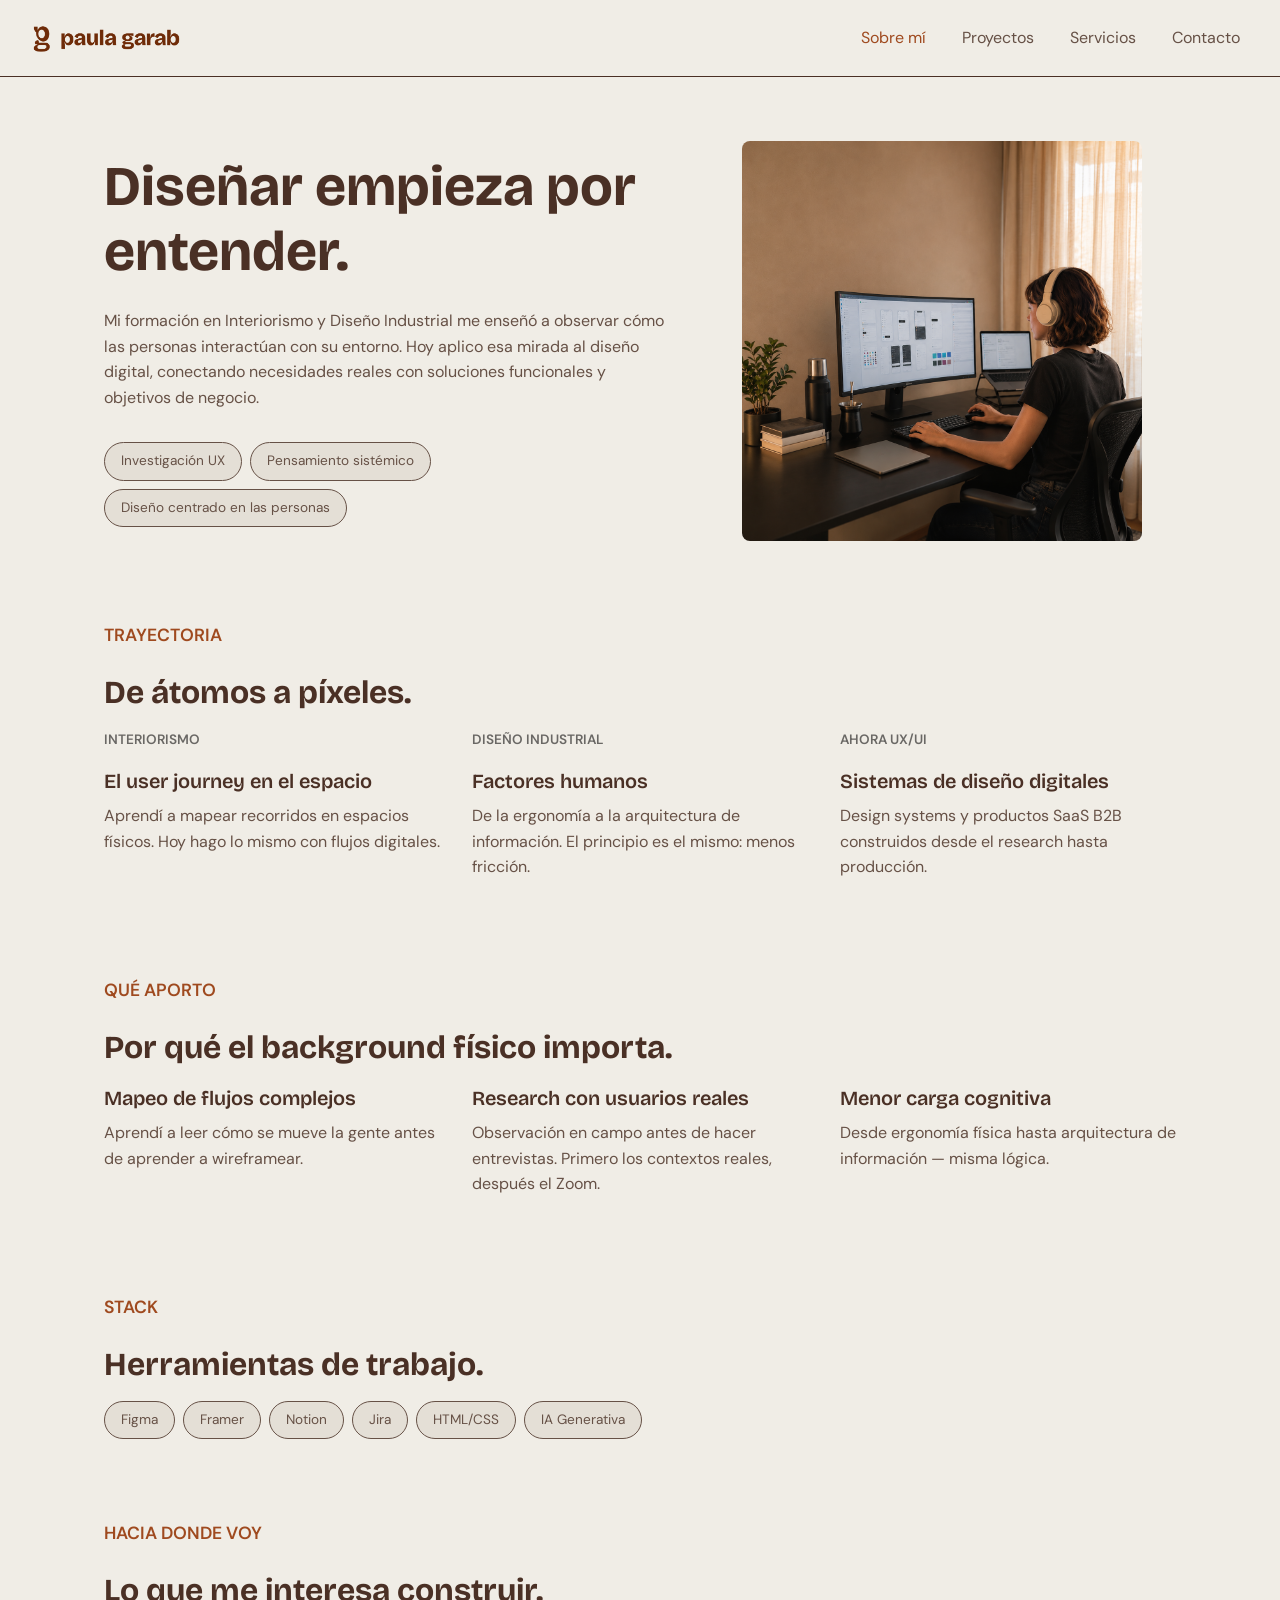
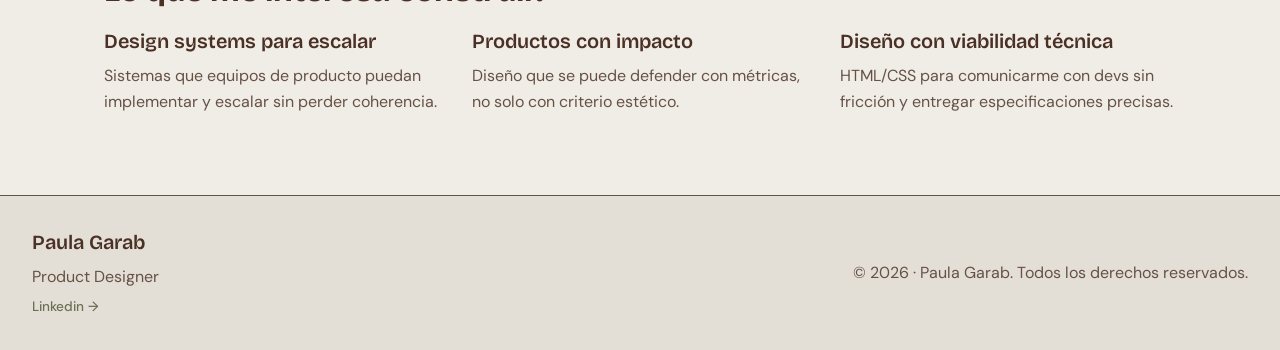
<file: pages/sobre-mi.html>
<!DOCTYPE html>
<html lang="es">

<head>
    <meta charset="UTF-8">
    <meta name="viewport" content="width=device-width, initial-scale=1.0">
    <title>Paula Garab | Portfolio de Diseño Ux/Ui y Producto</title>

    <!-- BOOTSTRAP CSS -->
    <link href="https://cdn.jsdelivr.net/npm/bootstrap@5.3.9/dist/css/bootstrap.min.css" rel="stylesheet"
        integrity="sha384-yEPZ7jP9S0QKiUQ0m3jjsO4ProIW7wvR9gXkI7JOGa2XVsw53Yke2bsdkBbjmmiX" crossorigin="anonymous">

    <!-- ESTILOS PERSONALIZADOS -->
    <link rel="stylesheet" href="../styles/styles.css">
</head>

<body class="about-page">

    <!-- HEADER Y NAVEGACIÓN -->
    <header>
        <nav class="navbar navbar-expand-lg">
            <div class="container-fluid">

                <a class="navbar-brand" href="../index.html" aria-label="Ir al inicio">
                    <img src="../assets/logotipo.png" alt="Logotipo de Paula Garab" width="150">
                </a>

                <button class="navbar-toggler" type="button" data-bs-toggle="collapse"
                    data-bs-target="#navbarSupportedContent" aria-controls="navbarSupportedContent"
                    aria-expanded="false" aria-label="Alternar menú de navegación">
                    <span class="navbar-toggler-icon"></span>
                    <span class="navbar-close-icon">&times;</span>
                </button>

                <div class="collapse navbar-collapse" id="navbarSupportedContent">
                    <ul class="navbar-nav ms-auto">
                        <li class="nav-item">
                            <a class="nav-link active" aria-current="page" href="./sobre-mi.html">Sobre mí</a>
                        </li>
                        <li class="nav-item">
                            <a class="nav-link" href="./proyectos.html">Proyectos</a>
                        </li>
                        <li class="nav-item">
                            <a class="nav-link" href="./servicios.html">Servicios</a>
                        </li>
                        <li class="nav-item">
                            <a class="nav-link" href="./contacto.html">Contacto</a>
                        </li>
                    </ul>
                </div>
            </div>
        </nav>
    </header>

    <!-- CONTENIDO PRINCIPAL -->
    <main class="page-container">

        <!-- HERO -->
        <section class="hero">
            <div class="text-hero">
                <h1>Diseñar empieza por entender.</h1>
                <p>Mi formación en Interiorismo y Diseño Industrial me enseñó a observar cómo las personas interactúan
                    con su entorno. Hoy aplico esa mirada al diseño digital, conectando necesidades reales con
                    soluciones funcionales y objetivos de negocio.</p>
                <ul class="tags-pills">
                    <li class="text-small">Investigación UX</li>
                    <li class="text-small">Pensamiento sistémico</li>
                    <li class="text-small">Diseño centrado en las personas</li>
                </ul>
            </div>
            <div>
                <img class="img-hero" src="../assets/freelance.png"
                    alt="Diseñadora UX trabajando en un escritorio frente a un monitor con interfaces digitales."
                    width="400">
            </div>
        </section>

        <!-- TRAYECTORIA -->
        <section class="section-content">
            <p class="eyebrow-primary">Trayectoria</p>
            <h2>De átomos a píxeles.</h2>
            <div class="content-row">
                <article>
                    <p class="eyebrow-secondary">Interiorismo</p>
                    <h4>El user journey en el espacio</h4>
                    <p>Aprendí a mapear recorridos en espacios físicos. Hoy hago lo mismo con flujos digitales.</p>
                </article>
                <article>
                    <p class="eyebrow-secondary">Diseño Industrial</p>
                    <h4>Factores humanos</h4>
                    <p>De la ergonomía a la arquitectura de información. El principio es el mismo: menos fricción.</p>
                </article>
                <article>
                    <p class="eyebrow-secondary">Ahora Ux/Ui</p>
                    <h4>Sistemas de diseño digitales</h4>
                    <p>Design systems y productos SaaS B2B construidos desde el research hasta producción.</p>
                </article>
            </div>
        </section>

        <!-- QUÉ APORTO -->
        <section class="section-content">
            <p class="eyebrow-primary">Qué aporto</p>
            <h2>Por qué el background físico importa.</h2>
            <div class="content-row">
                <article>
                    <h4>Mapeo de flujos complejos</h4>
                    <p>Aprendí a leer cómo se mueve la gente antes de aprender a wireframear.</p>
                </article>
                <article>
                    <h4>Research con usuarios reales</h4>
                    <p>Observación en campo antes de hacer entrevistas. Primero los contextos reales, después el Zoom.
                    </p>
                </article>
                <article>
                    <h4>Menor carga cognitiva</h4>
                    <p>Desde ergonomía física hasta arquitectura de información — misma lógica.</p>
                </article>
            </div>
        </section>

        <!-- HERRAMIENTAS DE TRABAJO -->
        <section class="section-content">
            <p class="eyebrow-primary">Stack</p>
            <h2>Herramientas de trabajo.</h2>
            <ul class="tags-pills">
                <li class="text-small">Figma</li>
                <li class="text-small">Framer</li>
                <li class="text-small">Notion</li>
                <li class="text-small">Jira</li>
                <li class="text-small">HTML/CSS</li>
                <li class="text-small">IA Generativa</li>
            </ul>
        </section>

        <!-- HACIA DÓNDE VOY -->
        <section class="section-content">
            <p class="eyebrow-primary">Hacia donde voy</p>
            <h2>Lo que me interesa construir.</h2>
            <div class="content-row">
                <article>
                    <h4>Design systems para escalar</h4>
                    <p>Sistemas que equipos de producto puedan implementar y escalar sin perder coherencia.</p>
                </article>
                <article>
                    <h4>Productos con impacto</h4>
                    <p>Diseño que se puede defender con métricas, no solo con criterio estético.</p>
                </article>
                <article>
                    <h4>Diseño con viabilidad técnica</h4>
                    <p>HTML/CSS para comunicarme con devs sin fricción y entregar especificaciones precisas.</p>
                </article>
            </div>
        </section>

    </main>

    <!-- FOOTER -->
    <footer>
        <div>
            <h4>Paula Garab</h4>
            <p>Product Designer</p>
            <a href="https://www.linkedin.com/in/paula-garabetti" target="_blank">Linkedin →</a>
        </div>
        <div>
            <p>© 2026 · Paula Garab. Todos los derechos reservados.</p>
        </div>
    </footer>

    <!-- BOOTSTRAP JS -->
    <script src="https://cdn.jsdelivr.net/npm/bootstrap@5.3.9/dist/js/bootstrap.bundle.min.js"
        integrity="sha384-WyOxWvTyr1QaMPfiPJSv76iReVthorl5uWlFtZPyK0IEB0hGzo9y5Bp9mYanr8Bu"
        crossorigin="anonymous"></script>
</body>

</html>
</file>
<file: styles/styles.css>
/* ========================================
   1. IMPORTACIÓN DE FUENTES
======================================== */
/* Títulos: Bricolage Grotesque */
/* Cuerpo: DM Sans */
@import url('https://fonts.googleapis.com/css2?family=Bricolage+Grotesque:opsz,wght@12..96,200..800&family=DM+Sans:ital,opsz,wght@0,9..40,100..1000;1,9..40,100..1000&display=swap');


/* ========================================
   2. VARIABLES DE COLOR
======================================== */

:root {
    /* Colores de marca */
    --primary-color: #9F4A1F;
    --secondary-color: #A05E44;
    --accent-color: #6c7054;

    /* Colores neutros y de texto */
    --neutral-dark: #4A3025;
    --neutral-medium: #6a6865;
    --neutral-light: #EAE6DE;
    --text-color: #665146;
    --link-color: #32677A;

    /* Colores de superficies */
    --section-color: #E4DFD6;
    --background-color: #F0EDE6;
    --card-color: #FAF8F4;
    --disabled-color: #D2CBC0;
}


/* ========================================
   3. RESET
======================================== */

* {
    margin: 0;
    padding: 0;
    box-sizing: border-box;
}


/* ========================================
   4. ESTILOS GENERALES
======================================== */

body {
    font-family: 'DM Sans', sans-serif;
    background-color: var(--background-color);
    color: var(--text-color);
}


/* ========================================
   5. TIPOGRAFÍA
======================================== */

/* Títulos */
h1,
h2,
h3,
h4,
h5,
h6 {
    font-family: 'Bricolage Grotesque', sans-serif;
    color: var(--neutral-dark);
}

h1 {
    font-size: clamp(2.5rem, 9vw, 3.5rem);
    line-height: 1.15;
    font-weight: 700;
}


h2 {
    font-size: 2rem;
    /* 32px */
    font-weight: 700;
    line-height: 1.25;
    max-width: 30ch;
}

h3 {
    font-size: 1.5rem;
    /* 24px */
    font-weight: 600;
    line-height: 1.3;
    max-width: 35ch;
}

h4 {
    font-size: 1.25rem;
    /* 20px */
    font-weight: 600;
    line-height: 1.4;
    max-width: 40ch;
}

/* Párrafos */
p {
    font-size: 1rem;
    font-weight: 400;
    line-height: 1.6;
    max-width: 65ch;
}

/* Enlaces */
a {
    font-weight: 500;
    font-size: 0.85rem;
    text-decoration: none;
    color: var(--accent-color);
}

/* Texto pequeño */
.text-small {
    font-weight: 400;
    font-size: 0.85rem;
    color: var(--text-color);
}


/* ========================================
   6. COMPONENTES REUTILIZABLES
======================================== */

/* 6.1. Etiquetas superiores (Eyebrows) */

.eyebrow-primary {
    text-transform: uppercase;
    font-weight: 600;
    font-size: 1.1rem;
    color: var(--primary-color);
}

.eyebrow-secondary {
    text-transform: uppercase;
    font-weight: 600;
    font-size: 0.85rem;
    color: var(--neutral-medium);
}

.eyebrow-pill {
    background-color: var(--section-color);
    padding: 8px 32px;
    border: 1px solid var(--text-color);
    border-radius: 32px;
    text-transform: uppercase;
    display: inline-block;
}

/* 6.2. Listas */

.tag-list {
    list-style: none;
    color: var(--neutral-medium);
}

/* 6.3. Tarjetas de proyectos */

/* Base compartida: tarjetas originales y Bootstrap */
.cards article {
    width: 100%;
    max-width: 300px;
    background-color: var(--neutral-light);
    border-radius: 8px;
    overflow: hidden;
}

/* Tarjetas originales: se conservan hasta migrar Proyectos */
.cards figure {
    margin: 0;
}

.img-card {
    display: block;
    width: 100%;
    max-width: 300px;
    height: auto;
    border-radius: 8px 8px 0 0;
}

.card-content {
    background-color: var(--neutral-light);
    border-radius: 0 0 8px 8px;
    padding: 20px;
}

.card-content h3 {
    margin: 8px 0;
}

.card-content p {
    margin: 0;
}

/* Tarjetas de Bootstrap */
.cards .card {
    border: none;
    color: var(--text-color);
}

.cards .card-img-top {
    width: 100%;
    height: auto;
    border-radius: 8px 8px 0 0;
}

.cards .card-body {
    padding: 24px;
    display: flex;
    flex-direction: column;
    align-items: center;
    gap: 12px;
}

.cards .card-title {
    margin: 0;
    color: var(--neutral-dark);
}

.cards .card-text {
    margin: 0;
    color: var(--text-color);
}

.cards .card-body .btn {
    margin-top: auto;
}

/* 6.4. Tarjetas de servicios */

.service-card {
    background-color: var(--card-color);
    border: 1px solid transparent;
    border-radius: 16px;
    padding: 32px;
    display: flex;
    flex-direction: column;
    gap: 8px;
    align-items: stretch;
    flex: 1;
}

/* 6.5. Etiquetas (Tags / Pills) */

.tags-pills {
    display: flex;
    flex-direction: row;
    flex-wrap: wrap;
    gap: 8px;
    list-style: none;
    padding: 0;
    margin: 0;
}

.tags-pills li {
    color: var(--text-color);
    background-color: var(--section-color);
    padding: 8px 16px;
    border: 1px solid var(--text-color);
    border-radius: 32px;
}

/* 6.6. Botones de Bootstrap */

/* Base compartida */
.btn {
    font-family: inherit;
    font-weight: 500;
    padding: 12px 32px;
    border-radius: 50px;
    max-width: 100%;
    transition: background-color 0.3s ease,
        color 0.3s ease,
        border-color 0.3s ease;
}

/* Variante primaria */
.btn-primary {
    background-color: var(--primary-color);
    border-color: var(--primary-color);
    color: white;
}

.btn-primary:hover {
    background-color: var(--secondary-color);
    border-color: var(--secondary-color);
    color: white;
}

.btn-primary:focus-visible {
    background-color: var(--primary-color);
    border-color: var(--primary-color);
    color: white;
}

/* Variante outline */
.btn-outline-primary {
    background-color: transparent;
    border-color: var(--primary-color);
    color: var(--primary-color);
}

.btn-outline-primary:hover {
    background-color: var(--primary-color);
    border-color: var(--primary-color);
    color: white;
}

.btn-outline-primary:focus-visible {
    background-color: transparent;
    border-color: var(--primary-color);
    color: var(--primary-color);
}

/* Estados compartidos */
.btn-primary:focus-visible,
.btn-outline-primary:focus-visible {
    outline: 2px solid var(--primary-color);
    outline-offset: 3px;
    box-shadow: none;
}

.btn:disabled,
.btn.disabled {
    background-color: var(--disabled-color);
    border-color: var(--disabled-color);
    color: var(--text-color);
    opacity: 1;
    pointer-events: none;
}

/* 6.7. Formularios */

.form {
    display: flex;
    width: 100%;
    flex-direction: column;
    max-width: 600px;
    text-align: left;
    gap: 8px;
}

.box-form {
    border-radius: 8px;
    border: 1px solid var(--text-color);
    min-height: 24px;
}

/* 6.8. Carousel de proyectos */

#carouselProyectos {
    width: 100%;
    max-width: 720px;
    padding-bottom: 64px;
    margin: 0 auto;
}

.carousel-project {
    display: grid;
    grid-template-columns: 1fr;
    background-color: var(--neutral-light);
    border-radius: 16px;
    overflow: hidden;
}

.carousel-image {
    display: block;
    width: 100%;
    max-width: 360px;
    height: auto;
    aspect-ratio: 1 / 1;
    object-fit: contain;
    margin: 0 auto;
}

.carousel-content {
    display: flex;
    flex-direction: column;
    justify-content: center;
    align-items: flex-start;
    text-align: left;
    padding: 24px;
    gap: 16px;
}

.carousel-content h3 {
    margin: 0;
}

.carousel-content p {
    margin: 0;
}

/* Indicadores */

.carousel-indicators {
    bottom: 12px;
    margin-bottom: 0;
}

.carousel-indicators [data-bs-target] {
    background-color: var(--primary-color);
    border-radius: 8px;
    width: 24px;
    height: 5px;
    opacity: 0.3;
}

.carousel-indicators .active {
    opacity: 1;
}

/* Controles de navegación */

.carousel-control-prev,
.carousel-control-next {
    top: auto;
    bottom: 0;
    width: 40px;
    height: 40px;
    background-color: var(--section-color);
    border-radius: 50%;
    opacity: 1;
    transition: background-color 0.3s ease;
}

.carousel-control-prev-icon,
.carousel-control-next-icon {
    filter: brightness(0);
    width: 20px;
    height: 20px;
}

/* Estados de los controles */

.carousel-control-prev:hover,
.carousel-control-next:hover {
    background-color: var(--disabled-color);
}

.carousel-control-prev:focus-visible,
.carousel-control-next:focus-visible,
.carousel-indicators button:focus-visible {
    outline: 2px solid var(--primary-color);
    outline-offset: 3px;
}

.carousel-control-prev:active,
.carousel-control-next:active {
    background-color: var(--secondary-color);
}

/* 6.9. Estados interactivos compartidos — Bootstrap y enlaces */

/* Navbar: estados visibles para mouse, teclado y pulsación. */
.navbar .nav-link {
    transition: color 0.3s ease, background-color 0.3s ease;
    border-radius: 8px;
}

.navbar .nav-link:hover {
    color: var(--primary-color);
}

.navbar .nav-link:focus-visible {
    color: var(--primary-color);
    outline: 2px solid var(--primary-color);
    outline-offset: 3px;
}

.navbar .nav-link:active {
    color: var(--neutral-dark);
    background-color: var(--section-color);
}

/* Menú hamburguesa: conserva el indicador de foco existente. */
.navbar-toggler {
    transition: background-color 0.3s ease;
}

.navbar-toggler:hover {
    background-color: var(--section-color);
}

.navbar-toggler:active {
    background-color: var(--disabled-color);
}

/* Botones: variables de Bootstrap para que :active sea consistente. */
.btn-primary {
    --bs-btn-active-bg: var(--neutral-dark);
    --bs-btn-active-border-color: var(--neutral-dark);
    --bs-btn-active-color: #fff;
}

.btn-outline-primary {
    --bs-btn-active-bg: var(--neutral-dark);
    --bs-btn-active-border-color: var(--neutral-dark);
    --bs-btn-active-color: #fff;
}

/* Indicadores del carousel: cambio suave de opacidad. */
.carousel-indicators [data-bs-target] {
    transition: opacity 0.3s ease, background-color 0.3s ease;
}

.carousel-indicators [data-bs-target]:hover {
    opacity: 0.7;
}

.carousel-indicators [data-bs-target]:active {
    background-color: var(--neutral-dark);
    opacity: 1;
}

/* Tarjetas del carousel: efecto visual, sin simular un enlace. */
.carousel-project {
    transition: box-shadow 0.3s ease;
}

.carousel-project:hover {
    box-shadow: inset 0 0 0 1px var(--secondary-color);
}

/* Acceso a LinkedIn desde el footer de todas las páginas. */
footer a {
    display: inline-block;
    transition: color 0.3s ease, text-decoration-color 0.3s ease;
}

footer a:hover {
    color: var(--primary-color);
    text-decoration: underline;
}

footer a:focus-visible {
    color: var(--primary-color);
    outline: 2px solid var(--primary-color);
    outline-offset: 3px;
}

footer a:active {
    color: var(--neutral-dark);
}


/* ========================================
   7. LAYOUTS Y CONTENEDORES
======================================== */

/* 7.1. Contenedor principal */

.page-container {
    display: flex;
    flex-direction: column;
    width: 100%;
    max-width: 1200px;
    margin: 0 auto;
    padding: 2rem clamp(1rem, 4vw, 3rem);
    gap: clamp(3rem, 7vw, 5rem);
}

/* Desktop: mayor espacio interior del contenedor compartido */
@media (min-width: 1024px) {
    .page-container {
        padding: 4rem clamp(2rem, 5vw, 5rem);
    }
}

/* 7.2. Contenedores de contenido */

.content-row {
    display: flex;
    gap: 24px;
    flex: 1;
}

.section-content {
    display: flex;
    flex-direction: column;
    gap: 8px;
    text-align: center;
    align-items: center;
}

/* 7.3. Layout de Hero */

.text-hero {
    display: flex;
    flex-basis: 100%;
    flex-direction: column;
    gap: 16px;
    align-items: flex-start;
}

.hero-title {
    border-bottom: 1px solid var(--text-color);
    padding-bottom: 8px;
}

.img-hero {
    border-radius: 8px;
    flex: 1 1 200px;
}

/* 7.4. Layout de proyectos */

.projects {
    display: flex;
    align-items: stretch;
    flex-direction: column;
    justify-content: center;
    gap: 16px;
}

.cards {
    display: flex;
    align-items: center;
    gap: 48px;
    justify-content: center;
    flex-wrap: wrap;
}

/* 7.5. Layout de CTA */

.cta-content {
    background-color: var(--section-color);
    border-radius: 16px;
    padding: 32px;
    display: flex;
    flex-direction: column;
    align-items: center;
    gap: 16px;
    flex: 1;
    text-align: center;
}


/* ========================================
   8. ESTRUCTURA COMPARTIDA DE PÁGINA
======================================== */

/* 8.1. Header y navegación */

header {
    padding: 8px 32px;
    border-bottom: 1px solid var(--neutral-dark);
}

.navbar {
    background-color: var(--background-color);
    padding: 0;
}

.navbar .container-fluid {
    padding: 0;
}

.navbar-brand img {
    width: 150px;
    height: auto;
}

.navbar-nav {
    gap: 8px;
}

.navbar .nav-link {
    color: var(--text-color);
}

.navbar .nav-link.active {
    color: var(--primary-color);
}

.navbar-toggler {
    background-color: transparent;
    border: none;
    padding: 8px;
}

.navbar-toggler:focus {
    box-shadow: none;
    outline: 2px solid var(--text-color);
}

.navbar-close-icon {
    display: none;
    font-size: 2rem;
    color: var(--text-color);
    line-height: 1;
}

.navbar-toggler[aria-expanded="true"] .navbar-toggler-icon {
    display: none;
}

.navbar-toggler[aria-expanded="true"] .navbar-close-icon {
    display: inline-block;
}

@media (min-width: 992px) {
    .navbar-nav {
        gap: 20px;
    }
}

/* 8.2. Hero */

.hero {
    display: flex;
    justify-content: center;
    gap: 64px;
}

/* 8.3. Footer compartido — mobile first */
/* En mobile, identidad y copyright se apilan en dos bloques. */

footer {
    display: flex;
    flex-direction: column;
    align-items: flex-start;
    gap: 24px;
    padding: 32px 24px;
    font-size: 0.85rem;
    font-weight: 400;
    line-height: 1.5;
    background-color: var(--section-color);
    border-top: 1px solid var(--text-color);
}

footer > div {
    width: 100%;
}

footer h4,
footer p {
    margin-bottom: 8px;
}

footer > div:last-child p {
    margin-bottom: 0;
}

/* Tablet y desktop: identidad a la izquierda, copyright a la derecha. */
@media (min-width: 768px) {
    footer {
        flex-direction: row;
        justify-content: space-between;
        align-items: center;
        padding: 32px;
    }

    footer > div {
        width: auto;
    }
}


/* ========================================
   9. HOME — RESPONSIVE MOBILE-FIRST
   Reglas aisladas para no alterar otras páginas.
======================================== */

/* 9.1. Base mobile: contenedor principal con Flexbox */
.home-page .page-container {
    display: flex;
    flex-direction: column;
    gap: clamp(3rem, 7vw, 5rem);
}

/* 9.2. Hero: áreas nombradas, una columna en mobile */
.home-page .hero {
    display: grid;
    grid-template-columns: minmax(0, 1fr);
    grid-template-areas: "content" "image";
    align-items: center;
    gap: 2rem;
}

.home-page .text-hero {
    grid-area: content;
    min-width: 0;
}

.home-page .hero-media {
    grid-area: image;
    min-width: 0;
}

.home-page .hero-title {
    font-size: clamp(2.25rem, 7vw, 3.5rem);
}

.home-page .eyebrow-pill {
    max-width: 100%;
    padding: .5rem 1rem;
    font-size: .75rem;
}

.home-page .img-hero {
    width: 100%;
    max-width: 100%;
    height: auto;
}

/* 9.3. Segundo uso de Grid: tarjetas en columnas con fr */
.home-page .cards {
    display: grid;
    grid-template-columns: minmax(0, 1fr);
    gap: 1.5rem;
    width: 100%;
    max-width: 680px;
    align-items: stretch;
}

.home-page .cards article {
    width: 100%;
    max-width: none;
}

.home-page .section-content {
    min-width: 0;
    gap: 1rem;
}

.home-page .section-content h2 {
    font-size: clamp(1.65rem, 4vw, 2rem);
}

/* 9.4. Tablet: dos columnas para los proyectos */
@media (min-width: 768px) {
    .home-page .cards {
        grid-template-columns: repeat(2, minmax(0, 1fr));
    }

}

/* 9.5. Desktop: hero en dos áreas horizontales */
@media (min-width: 1024px) {
    .home-page .hero {
        grid-template-columns: minmax(0, 1.1fr) minmax(0, 0.9fr);
        grid-template-areas: "content image";
        gap: clamp(2rem, 5vw, 4rem);
    }

    .home-page .cards {
        gap: 2.5rem;
    }
}



/* ========================================
   10. SERVICIOS — RESPONSIVE MOBILE-FIRST
======================================== */

/* Presentación */

.services-page .services-intro {
    display: flex;
    flex-direction: column;
    gap: 16px;
    align-items: center;
    text-align: center;
    width: 100%;
}

.services-page .services-intro h1 {
    max-width: 20ch;
}

.services-page .services-intro p {
    max-width: 65ch;
}

/* Sección de servicios */

.services-page .section-content {
    width: 100%;
    gap: 24px;
}

/* Grid: una columna en mobile */

.services-page .services-grid {
    display: grid;
    grid-template-columns: minmax(0, 1fr);
    gap: 24px;
    width: 100%;
}

/* Cards de Bootstrap personalizadas */

.services-page .service-card {
    width: 100%;
    min-width: 0;
    padding: 0;
    border: 1px solid transparent;
    border-radius: 16px;
    background-color: var(--card-color);
    overflow: hidden;
}

.services-page .service-card .card-body {
    display: flex;
    flex-direction: column;
    align-items: flex-start;
    gap: 12px;
    padding: 24px;
    text-align: left;
}

.services-page .service-card .card-title {
    margin: 0;
    color: var(--neutral-dark);
}

.services-page .service-card .card-text {
    margin: 0;
    color: var(--text-color);
}

.services-page .service-card .eyebrow-secondary {
    margin: 0;
}

/* CTA */

.services-page .cta-content {
    width: 100%;
    padding: 24px;
}

.services-page .cta-content .btn {
    max-width: 100%;
}

/* ========================================
   TABLET — DESDE 768px
======================================== */

@media (min-width: 768px) {

    .services-page .services-grid {
        grid-template-columns: repeat(2, minmax(0, 1fr));
    }

    .services-page .service-card .card-body {
        padding: 32px;
    }

    .services-page .cta-content {
        padding: 32px;
    }

}

/* ========================================
   DESKTOP — DESDE 1024px
======================================== */

@media (min-width: 1024px) {

    .services-page .services-grid {
        grid-template-columns: repeat(3, minmax(0, 1fr));
    }
}


/* ========================================
   11. PROYECTOS — RESPONSIVE MOBILE-FIRST
======================================== */

/* Tablet */

@media (min-width: 768px) {
    .carousel-project {
        grid-template-columns: repeat(2, minmax(0, 1fr));
        align-items: center;
    }

    .carousel-content {
        padding: 24px;
    }
}

/* Desktop */

@media (min-width: 1024px) {
    .carousel-content {
        padding: 32px;
    }

    .carousel-content h3 {
        font-size: 2rem;
    }
}

/* ========================================
   12. SOBRE MÍ — RESPONSIVE MOBILE FIRST
======================================== */

/* Mobile: hero en una columna */
.about-page .hero {
    display: grid;
    grid-template-columns: minmax(0, 1fr);
    gap: 32px;
    align-items: center;
}

.about-page .text-hero {
    display: flex;
    flex-direction: column;
    gap: 16px;
    min-width: 0;
}

.about-page .img-hero {
    display: block;
    width: 100%;
    max-width: 400px;
    height: auto;
    margin: 0 auto;
}

/* Secciones de contenido */
.about-page .section-content {
    width: 100%;
    text-align: left;
    align-items: stretch;
}

.about-page .content-row {
    display: grid;
    grid-template-columns: minmax(0, 1fr);
    width: 100%;
    gap: 32px;
}

.about-page .content-row article {
    width: 100%;
    min-width: 0;
    text-align: left;
}

/* Stack: etiquetas en filas con salto automático */
.about-page .section-content>.tags-pills {
    display: flex;
    flex-direction: row;
    flex-wrap: wrap;
    justify-content: flex-start;
    align-items: center;
    gap: 8px;
    width: 100%;
}

.about-page .section-content>.tags-pills li {
    width: auto;
    flex: 0 0 auto;
    text-align: center;
}

/* Tablet */
@media (min-width: 768px) {
    .about-page .content-row {
        grid-template-columns: repeat(2, minmax(0, 1fr));
    }
}

/* Desktop */
@media (min-width: 1024px) {
    .about-page .hero {
        grid-template-columns: minmax(0, 1.1fr) minmax(0, 0.9fr);
    }

    .about-page .content-row {
        grid-template-columns: repeat(3, minmax(0, 1fr));
    }
}


/* ========================================
   13. CONTACTO — MOBILE FIRST
======================================== */

/* Secciones */

.contact-page .section-content {
    width: 100%;
    align-items: center;
    text-align: center;
}

/* Ancho compartido del texto y formulario */

.contact-page .section-content>p {
    width: 100%;
    max-width: 900px;
}

/* Pills de Contacto */

.contact-page .section-content .tags-pills {
    display: flex;
    flex-direction: row;
    flex-wrap: wrap;
    justify-content: center;
    align-items: center;
    align-self: center;
    width: 100%;
    padding: 0;
    gap: 8px;
}

.contact-page .section-content .tags-pills li {
    width: auto;
    flex: 0 0 auto;
}

/* Formulario de Contacto */

.contact-page .contact-section {
    display: flex;
    flex-direction: column;
    align-items: center;
    width: 100%;
}

.contact-page .contact-form {
    display: flex;
    flex-direction: column;
    width: 100%;
    max-width: 600px;
    align-self: center;
    text-align: left;
}

.contact-page .contact-form .mb-3 {
    display: block;
    width: 100%;
}

.contact-page .contact-form .form-label {
    display: block;
    width: 100%;
    text-align: left;
}

.contact-page .contact-form .form-control {
    display: block;
    width: 100%;
    max-width: none;
}

.contact-page .contact-form .btn {
    width: 100%;
}

/* Estados */

.contact-page .contact-form .form-control:hover:not(:focus) {
    border-color: var(--primary-color);
}

.contact-page .contact-form .form-control:focus {
    background-color: #FFFFFF;
    color: var(--text-color);
    border-color: var(--primary-color);
    box-shadow: 0 0 0 3px rgba(159, 74, 31, 0.15);
    outline: none;
}

/* ========================================
   14. DERIVA — MOBILE FIRST
======================================== */

/* Hero */

.deriva-page .deriva-hero {
    display: flex;
    flex-direction: column;
    align-items: center;
    text-align: center;
    gap: 20px;
    width: 100%;
}

.deriva-page .deriva-intro {
    max-width: 750px;
}

.deriva-page .deriva-hero .tags-pills {
    display: flex;
    flex-wrap: wrap;
    justify-content: center;
    gap: 8px;
    padding: 0;
}

.deriva-page .deriva-main-image {
    display: block;
    width: 100%;
    max-width: 900px;
    height: auto;
    object-fit: contain;
    margin: 24px auto 0;
    border-radius: 16px;
}

/* Secciones */

.deriva-page .deriva-section {
    display: flex;
    flex-direction: column;
    align-items: flex-start;
    text-align: left;
    width: 100%;
    gap: 20px;
}

.deriva-page .deriva-section > p:not(.eyebrow-primary) {
    max-width: 850px;
}

/* Grid de perfiles */

.deriva-page .deriva-profiles {
    display: grid;
    grid-template-columns: minmax(0, 1fr);
    gap: 24px;
    width: 100%;
}

/* Grid de etapas */

.deriva-page .deriva-stages {
    display: grid;
    grid-template-columns: minmax(0, 1fr);
    gap: 24px;
    width: 100%;
}

/* Tarjetas informativas */

.deriva-page .deriva-card {
    display: flex;
    flex-direction: column;
    gap: 12px;
    min-width: 0;
    padding: 24px;
    background-color: var(--card-color);
    border-radius: 16px;
}

.deriva-page .deriva-card h3 {
    margin: 0;
}

.deriva-page .deriva-card p {
    margin: 0;
}

.deriva-page .deriva-card ul {
    margin: 0;
    padding-left: 20px;
}

.deriva-page .deriva-card li {
    margin-bottom: 8px;
}

/* Grid de pantallas */

.deriva-page .deriva-flows {
    display: grid;
    grid-template-columns: minmax(0, 1fr);
    gap: 32px;
    width: 100%;
}

/* Presentación de cada flujo */

.deriva-page .deriva-flow {
    display: flex;
    flex-direction: column;
    gap: 16px;
    min-width: 0;
}

/* Contenedor de imagen */

.deriva-page .deriva-flow figure {
    display: flex;
    flex-direction: column;
    align-items: center;
    gap: 16px;
    width: 100%;
    margin: 0;
}

/* Imágenes de los flujos */

.deriva-page .deriva-flow img {
    display: block;
    width: 100%;
    max-width: 280px;
    height: 360px;
    object-fit: contain;
    border-radius: 16px;
}

/* Títulos de los flujos */

.deriva-page .deriva-flow figcaption {
    font-weight: 600;
    color: var(--neutral-dark);
    text-align: center;
}

/* Descripción de los flujos */

.deriva-page .deriva-flow > p {
    margin: 0;
}

/* ========================================
   14.1. DERIVA — TABLET (DESDE 768px)
======================================== */

@media (min-width: 768px) {

    .deriva-page .deriva-profiles {
        grid-template-columns: repeat(2, minmax(0, 1fr));
    }

    .deriva-page .deriva-stages {
        grid-template-columns: repeat(2, minmax(0, 1fr));
    }

    .deriva-page .deriva-flows {
        grid-template-columns: repeat(2, minmax(0, 1fr));
    }

    .deriva-page .deriva-card {
        padding: 32px;
    }

    .deriva-page .deriva-flow img {
        height: 420px;
    }
}

/* ========================================
   14.2. DERIVA — DESKTOP (DESDE 1024px)
======================================== */

@media (min-width: 1024px) {

    .deriva-page .deriva-stages {
        grid-template-columns: repeat(3, minmax(0, 1fr));
    }

    .deriva-page .deriva-flows {
        grid-template-columns: repeat(3, minmax(0, 1fr));
    }

    .deriva-page .deriva-main-image {
        max-height: 550px;
    }

    .deriva-page .deriva-flow img {
        height: 480px;
    }
}
</file>
